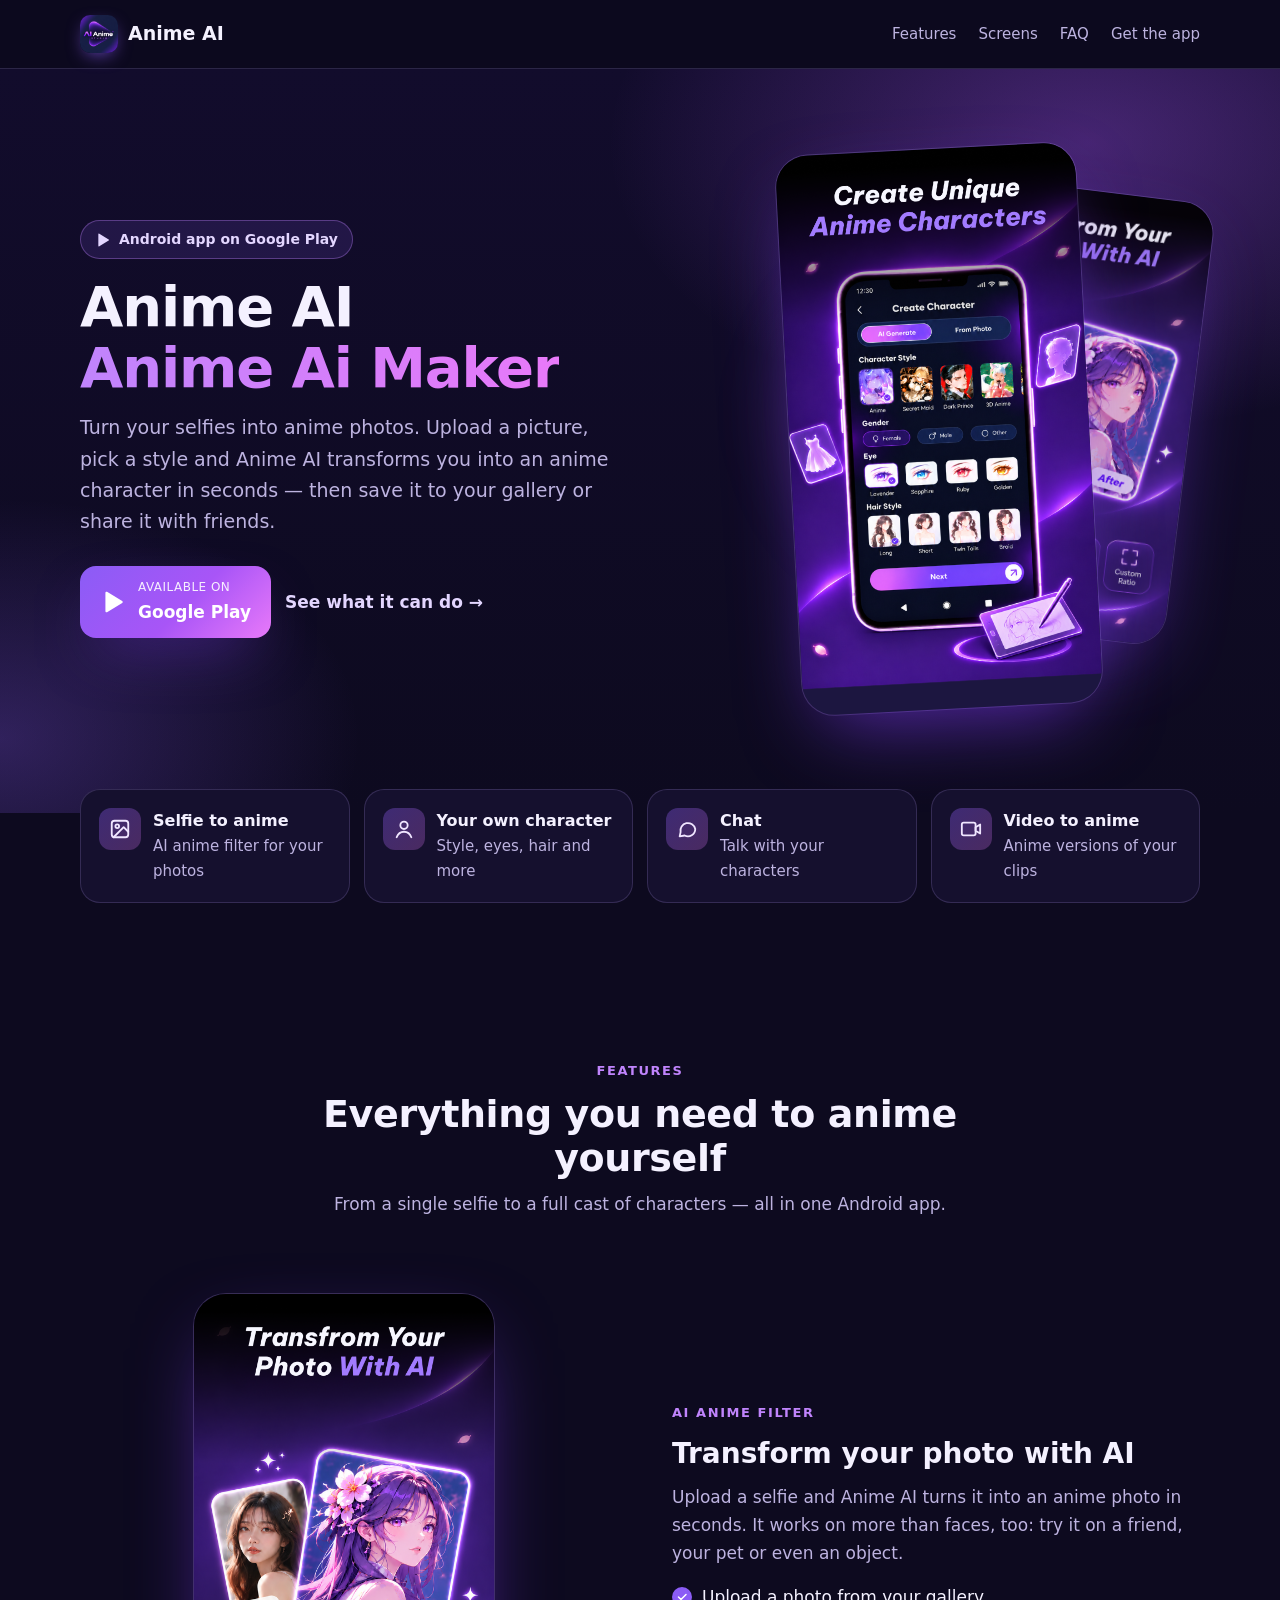
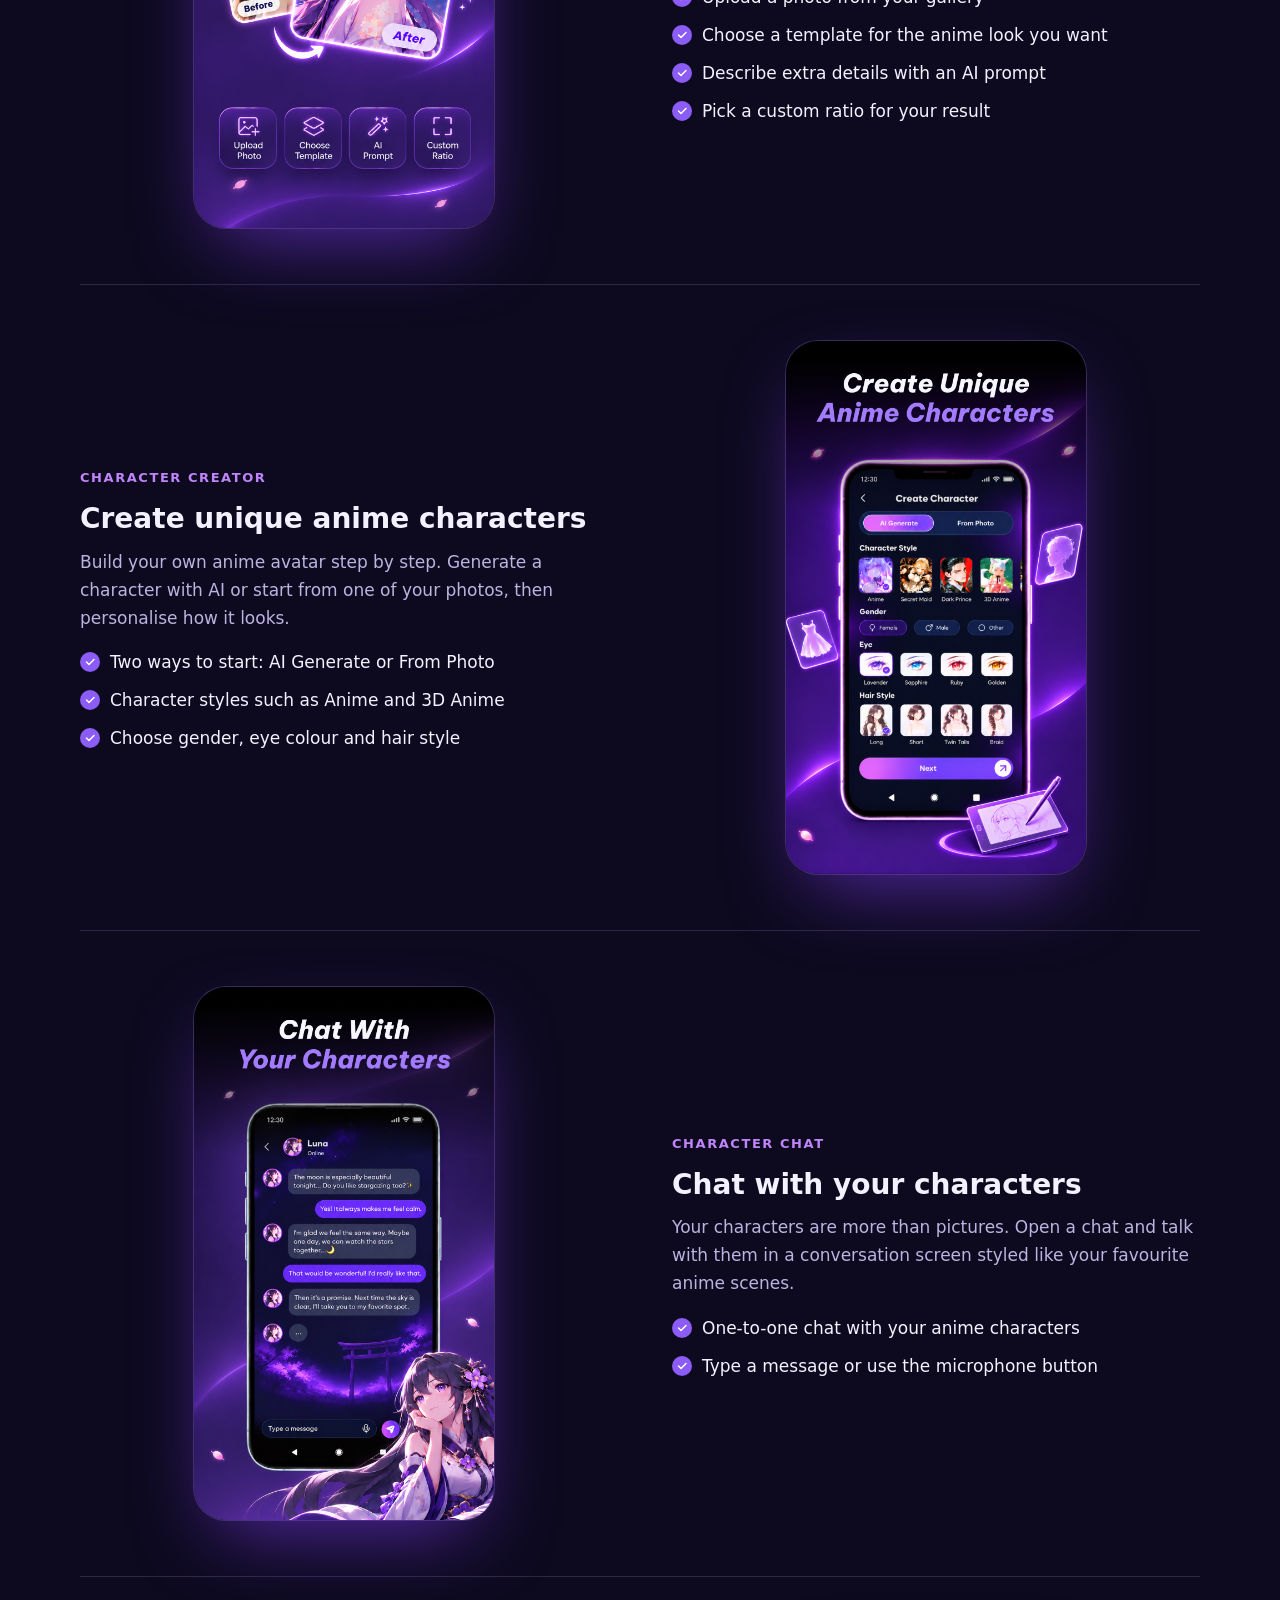
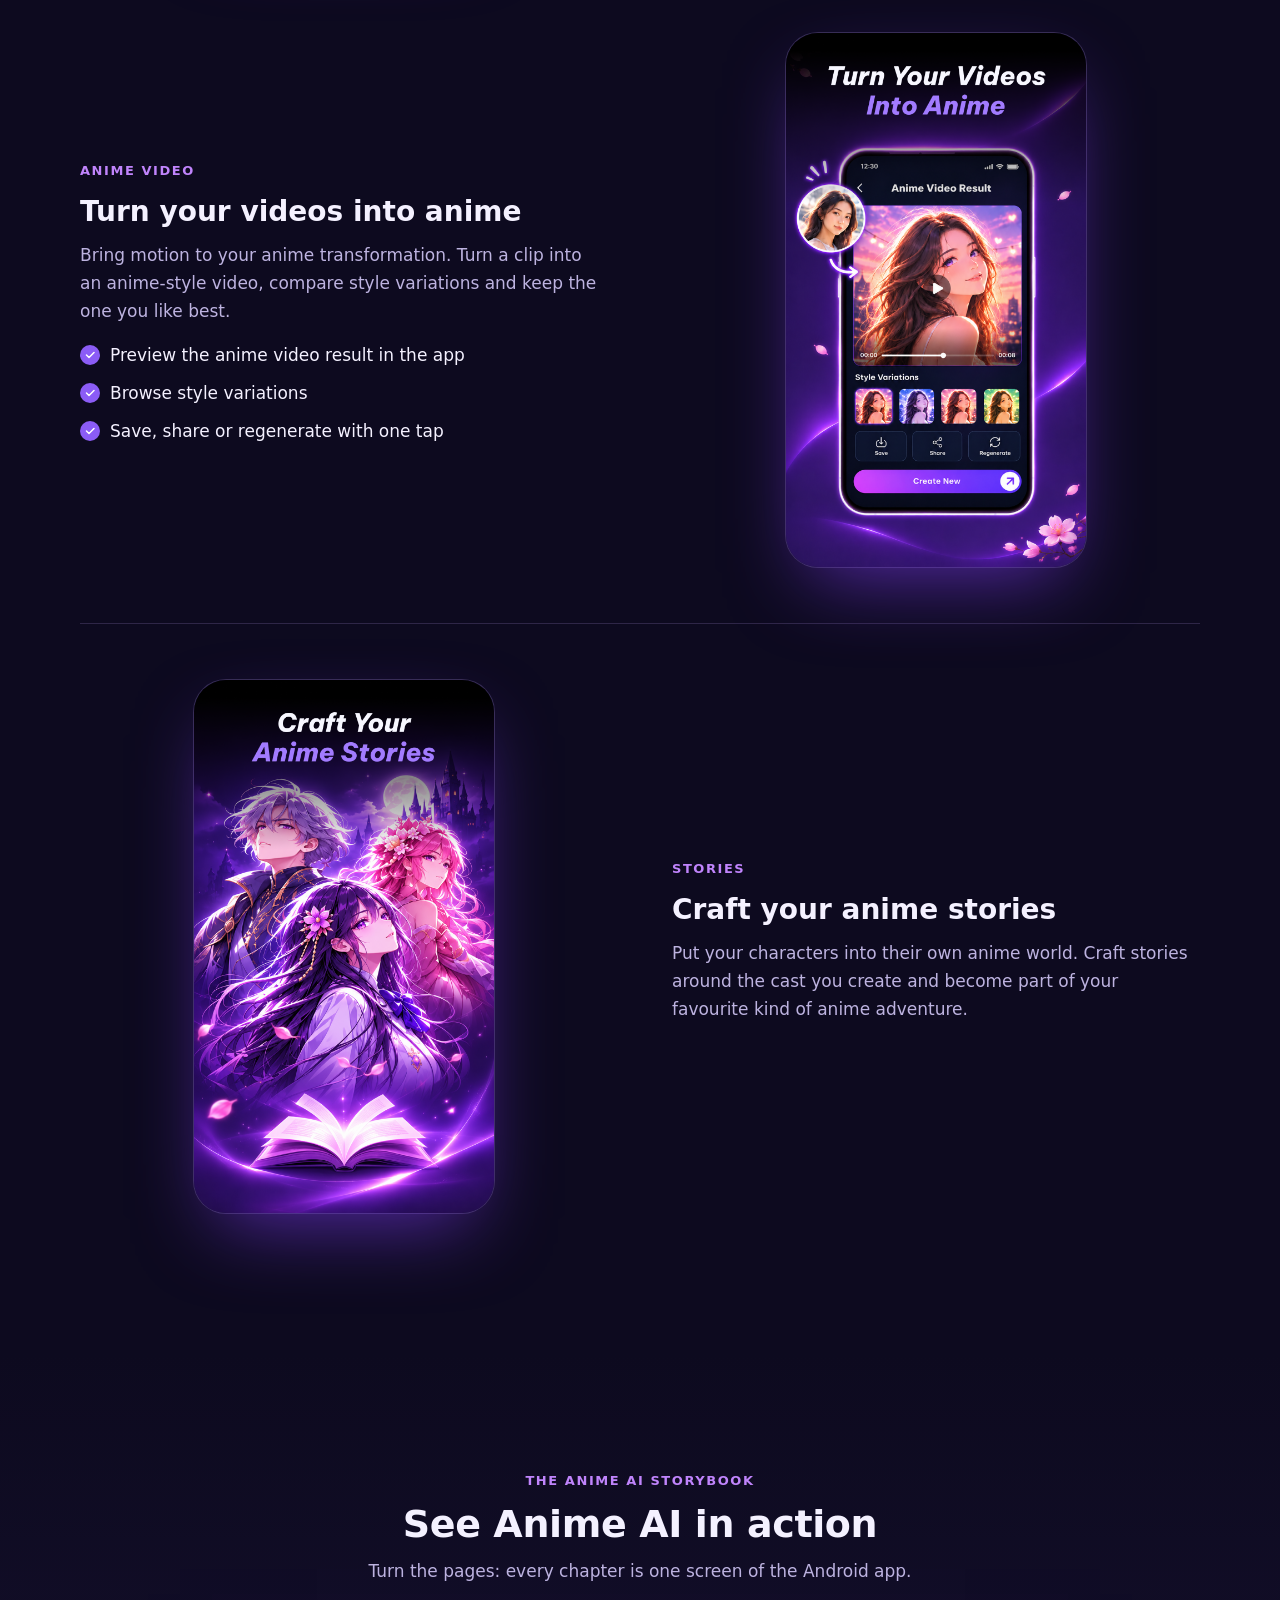
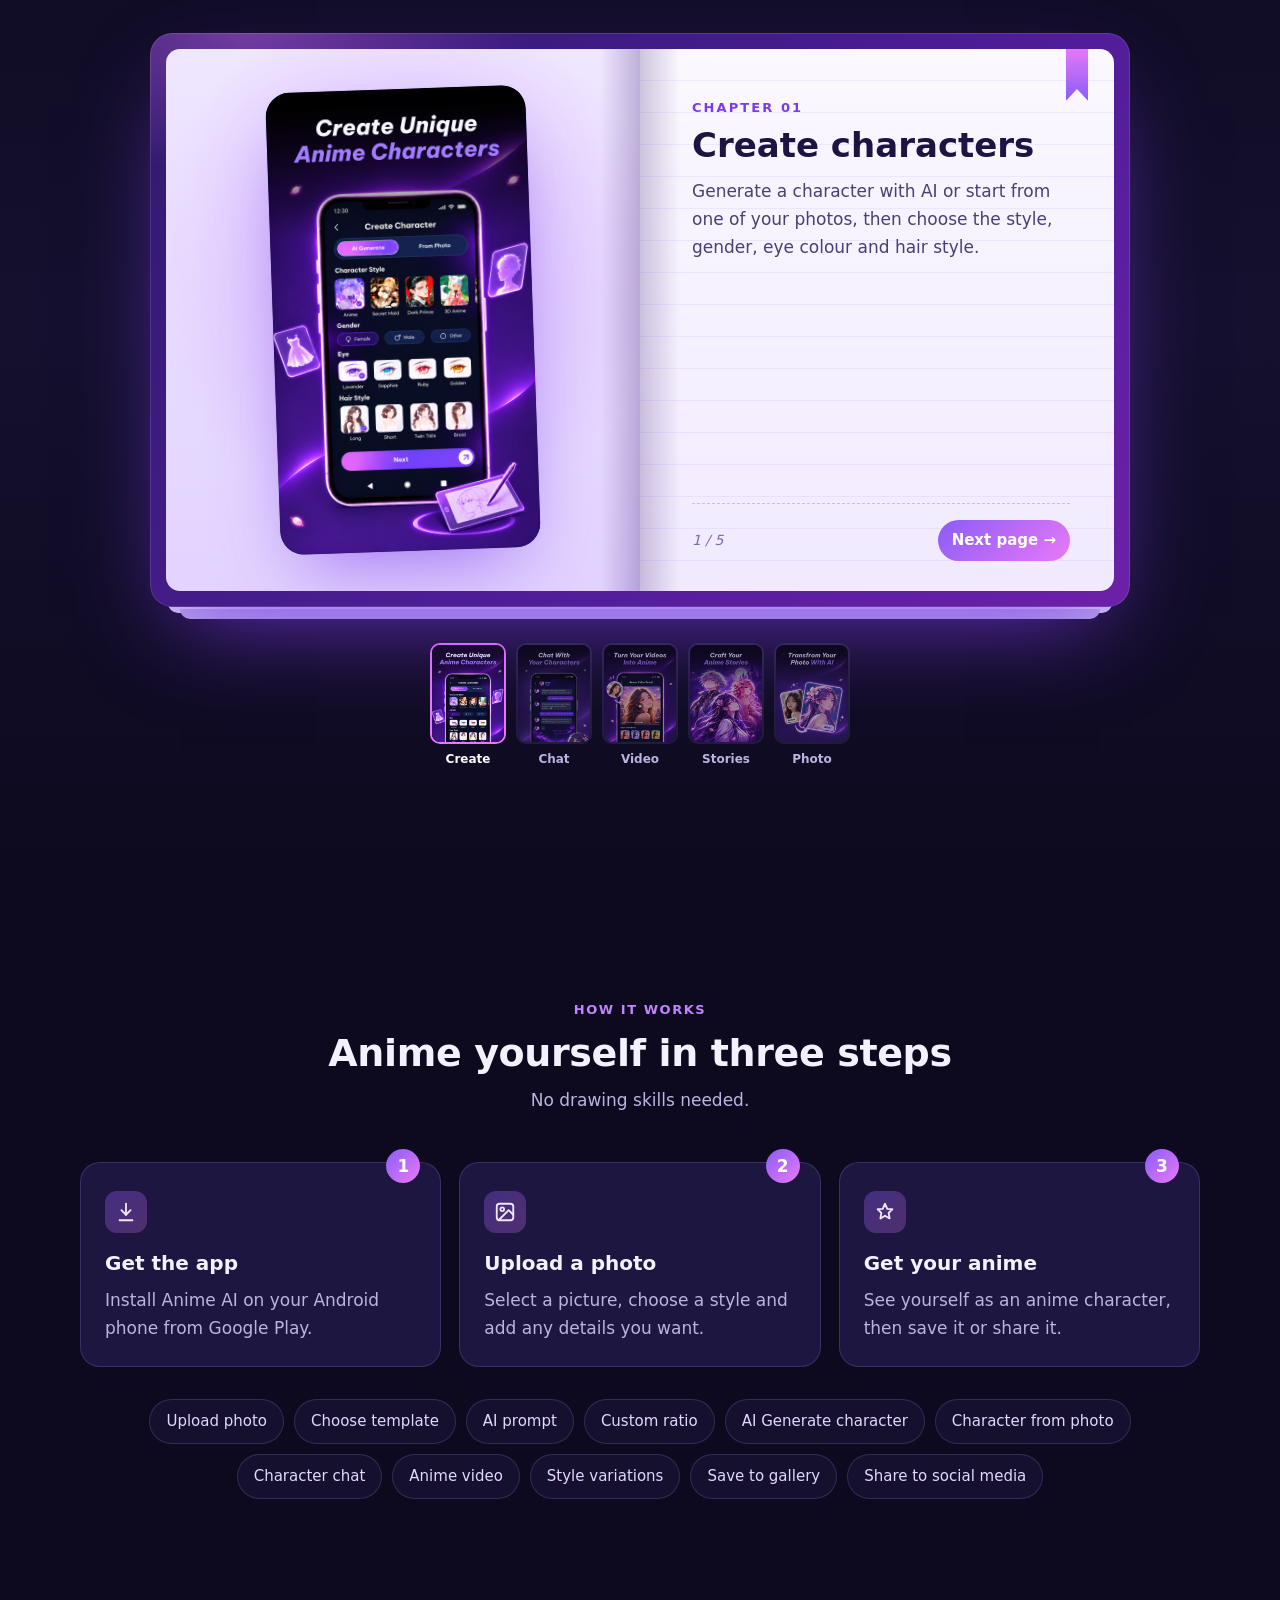
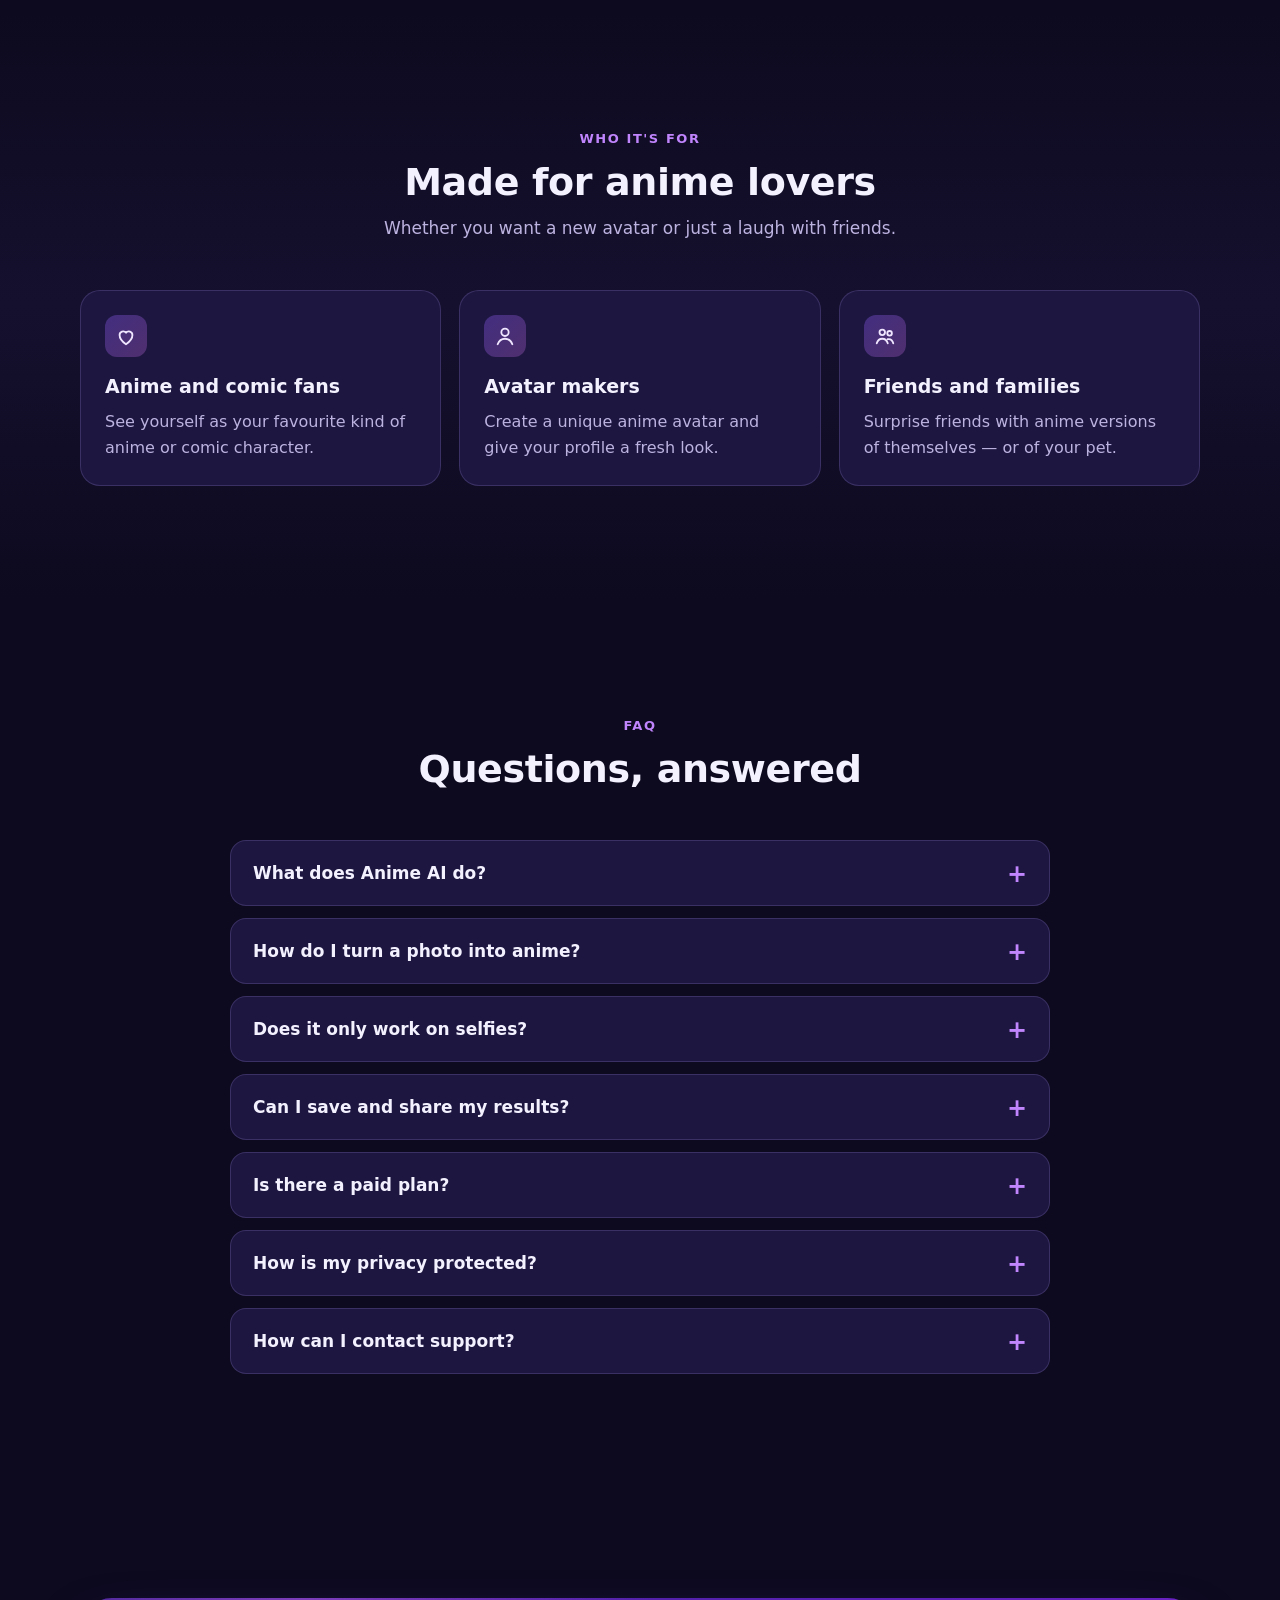
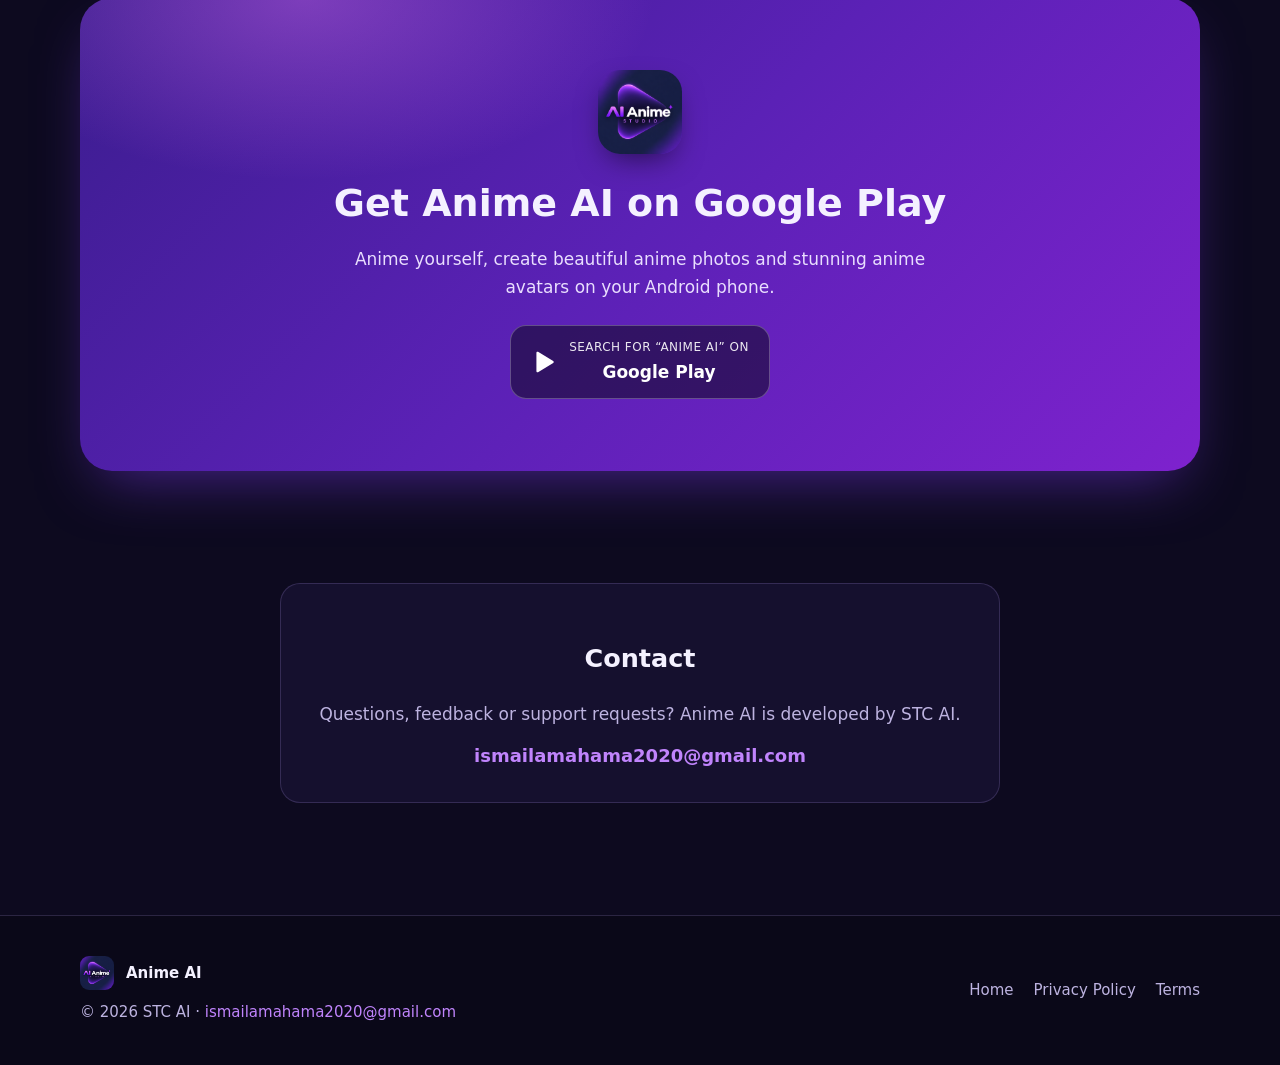
<file: index.html>
<!doctype html>
<html lang="en">
<head>
  <meta charset="utf-8">
  <meta name="viewport" content="width=device-width, initial-scale=1">
  <title>Anime AI — Anime Ai Maker: turn selfies into anime | Android App on Google Play</title>
  <meta name="description" content="Anime AI is an Android app on Google Play that turns your selfies into anime photos. Transform photos with AI, create unique anime characters, chat with them and turn videos into anime.">
  <meta name="theme-color" content="#0d0a1f">
  <link rel="icon" type="image/png" href="assets/img/app-icon.png">
  <link rel="icon" type="image/svg+xml" href="assets/icon.svg">
  <link rel="apple-touch-icon" href="assets/img/app-icon.png">
  <link rel="canonical" href="https://anime-aistoreis.vercel.app/">
  <meta property="og:type" content="website">
  <meta property="og:url" content="https://anime-aistoreis.vercel.app/">
  <meta property="og:title" content="Anime AI — Anime Ai Maker | Android App on Google Play">
  <meta property="og:description" content="Turn selfies into anime photos and create your own anime characters with AI. An Android app on Google Play.">
  <meta property="og:image" content="https://anime-aistoreis.vercel.app/assets/img/app-icon.png">
  <meta name="twitter:card" content="summary">
  <link rel="stylesheet" href="assets/style.css">
  <script type="application/ld+json">
  {
    "@context": "https://schema.org",
    "@type": "SoftwareApplication",
    "name": "Anime AI",
    "alternateName": "Anime Ai Maker",
    "operatingSystem": "Android",
    "applicationCategory": "MultimediaApplication",
    "description": "Anime AI turns selfies into anime photos. Transform your photos with AI, create unique anime characters, chat with them and turn videos into anime.",
    "image": "assets/img/app-icon.png",
    "author": { "@type": "Organization", "name": "STC AI", "email": "ismailamahama2020@gmail.com" }
  }
  </script>
</head>
<body>
  <a class="skip-link" href="#main">Skip to content</a>

  <header class="site-header">
    <div class="container">
      <a class="brand" href="index.html">
        <img src="assets/img/app-icon.png" alt="Anime AI app icon" width="38" height="38">
        <span>Anime AI</span>
      </a>
      <nav class="nav" aria-label="Main">
        <a class="nav-hide-sm" href="#features">Features</a>
        <a class="nav-hide-sm" href="#screens">Screens</a>
        <a class="nav-hide-sm" href="#faq">FAQ</a>
        <a href="#get-the-app">Get the app</a>
      </nav>
    </div>
  </header>

  <main id="main">
    <!-- Hero -->
    <section class="hero">
      <div class="container">
        <div class="hero-copy">
          <span class="pill">
            <svg viewBox="0 0 24 24" fill="currentColor" aria-hidden="true"><path d="M5 3.5v17a1 1 0 0 0 1.5.86l14-8.5a1 1 0 0 0 0-1.72l-14-8.5A1 1 0 0 0 5 3.5z"/></svg>
            Android app on Google Play
          </span>
          <h1>Anime AI<br><span class="grad">Anime Ai Maker</span></h1>
          <p class="lead">Turn your selfies into anime photos. Upload a picture, pick a style and Anime AI transforms you into an anime character in seconds — then save it to your gallery or share it with friends.</p>
          <div class="hero-actions">
            <span class="store-note">
              <svg viewBox="0 0 24 24" fill="currentColor" aria-hidden="true"><path d="M5 3.5v17a1 1 0 0 0 1.5.86l14-8.5a1 1 0 0 0 0-1.72l-14-8.5A1 1 0 0 0 5 3.5z"/></svg>
              <span><small>Available on</small>Google Play</span>
            </span>
            <a class="text-link" href="#features">See what it can do &rarr;</a>
          </div>
        </div>
        <div class="hero-visual">
          <div class="glow" aria-hidden="true"></div>
          <div class="shot front">
            <img src="assets/img/screenshot-01.png" alt="Anime AI Create Character screen with character style, gender, eye colour and hair style options" width="1080" height="1920" fetchpriority="high">
          </div>
          <div class="shot back">
            <img src="assets/img/screenshot-05.png" alt="Before and after: a selfie transformed into an anime portrait with Anime AI" width="1080" height="1920">
          </div>
        </div>
      </div>
    </section>

    <!-- Highlights -->
    <section class="highlights" aria-label="Highlights">
      <div class="container">
        <ul>
          <li>
            <span class="icon-badge"><svg viewBox="0 0 24 24" fill="none" stroke="currentColor" stroke-width="2" stroke-linecap="round" stroke-linejoin="round" aria-hidden="true"><rect x="3" y="3" width="18" height="18" rx="3"/><circle cx="9" cy="9" r="2"/><path d="M21 15l-5-5L5 21"/></svg></span>
            <span><strong>Selfie to anime</strong>AI anime filter for your photos</span>
          </li>
          <li>
            <span class="icon-badge"><svg viewBox="0 0 24 24" fill="none" stroke="currentColor" stroke-width="2" stroke-linecap="round" stroke-linejoin="round" aria-hidden="true"><circle cx="12" cy="8" r="4"/><path d="M4 21c1.5-4 4.5-6 8-6s6.5 2 8 6"/></svg></span>
            <span><strong>Your own character</strong>Style, eyes, hair and more</span>
          </li>
          <li>
            <span class="icon-badge"><svg viewBox="0 0 24 24" fill="none" stroke="currentColor" stroke-width="2" stroke-linecap="round" stroke-linejoin="round" aria-hidden="true"><path d="M21 12a8 8 0 0 1-11.6 7.1L4 20l1-4.6A8 8 0 1 1 21 12z"/></svg></span>
            <span><strong>Chat</strong>Talk with your characters</span>
          </li>
          <li>
            <span class="icon-badge"><svg viewBox="0 0 24 24" fill="none" stroke="currentColor" stroke-width="2" stroke-linecap="round" stroke-linejoin="round" aria-hidden="true"><rect x="2" y="5" width="15" height="14" rx="2"/><path d="M17 10l5-3v10l-5-3z"/></svg></span>
            <span><strong>Video to anime</strong>Anime versions of your clips</span>
          </li>
        </ul>
      </div>
    </section>

    <!-- Features -->
    <section class="section" id="features">
      <div class="container">
        <div class="section-head">
          <span class="eyebrow">Features</span>
          <h2>Everything you need to anime yourself</h2>
          <p>From a single selfie to a full cast of characters — all in one Android app.</p>
        </div>

        <article class="feature">
          <div class="feature-media">
            <div class="shot">
              <img src="assets/img/screenshot-05.png" alt="Anime AI turning a portrait photo into an anime illustration, with Upload Photo, Choose Template, AI Prompt and Custom Ratio options" width="1080" height="1920" loading="lazy">
            </div>
          </div>
          <div class="feature-copy">
            <span class="eyebrow">AI anime filter</span>
            <h3>Transform your photo with AI</h3>
            <p>Upload a selfie and Anime AI turns it into an anime photo in seconds. It works on more than faces, too: try it on a friend, your pet or even an object.</p>
            <ul class="checks">
              <li>Upload a photo from your gallery</li>
              <li>Choose a template for the anime look you want</li>
              <li>Describe extra details with an AI prompt</li>
              <li>Pick a custom ratio for your result</li>
            </ul>
          </div>
        </article>

        <article class="feature reverse">
          <div class="feature-media">
            <div class="shot">
              <img src="assets/img/screenshot-01.png" alt="Create Character screen in Anime AI with AI Generate and From Photo tabs, character styles, gender, eye and hair style choices" width="1080" height="1920" loading="lazy">
            </div>
          </div>
          <div class="feature-copy">
            <span class="eyebrow">Character creator</span>
            <h3>Create unique anime characters</h3>
            <p>Build your own anime avatar step by step. Generate a character with AI or start from one of your photos, then personalise how it looks.</p>
            <ul class="checks">
              <li>Two ways to start: AI Generate or From Photo</li>
              <li>Character styles such as Anime and 3D Anime</li>
              <li>Choose gender, eye colour and hair style</li>
            </ul>
          </div>
        </article>

        <article class="feature">
          <div class="feature-media">
            <div class="shot">
              <img src="assets/img/screenshot-02.png" alt="Chat screen in Anime AI showing a conversation with an anime character named Luna" width="1080" height="1920" loading="lazy">
            </div>
          </div>
          <div class="feature-copy">
            <span class="eyebrow">Character chat</span>
            <h3>Chat with your characters</h3>
            <p>Your characters are more than pictures. Open a chat and talk with them in a conversation screen styled like your favourite anime scenes.</p>
            <ul class="checks">
              <li>One-to-one chat with your anime characters</li>
              <li>Type a message or use the microphone button</li>
            </ul>
          </div>
        </article>

        <article class="feature reverse">
          <div class="feature-media">
            <div class="shot">
              <img src="assets/img/screenshot-03.png" alt="Anime Video Result screen in Anime AI with style variations and Save, Share and Regenerate buttons" width="1080" height="1920" loading="lazy">
            </div>
          </div>
          <div class="feature-copy">
            <span class="eyebrow">Anime video</span>
            <h3>Turn your videos into anime</h3>
            <p>Bring motion to your anime transformation. Turn a clip into an anime-style video, compare style variations and keep the one you like best.</p>
            <ul class="checks">
              <li>Preview the anime video result in the app</li>
              <li>Browse style variations</li>
              <li>Save, share or regenerate with one tap</li>
            </ul>
          </div>
        </article>

        <article class="feature">
          <div class="feature-media">
            <div class="shot">
              <img src="assets/img/screenshot-04.png" alt="Anime-style illustration of three characters above an open glowing book, representing anime stories in Anime AI" width="1080" height="1920" loading="lazy">
            </div>
          </div>
          <div class="feature-copy">
            <span class="eyebrow">Stories</span>
            <h3>Craft your anime stories</h3>
            <p>Put your characters into their own anime world. Craft stories around the cast you create and become part of your favourite kind of anime adventure.</p>
          </div>
        </article>
      </div>
    </section>

    <!-- Gallery: book gallery (CSS-only page flip, radio-driven; arrow keys switch chapters) -->
    <section class="section alt" id="screens">
      <div class="container">
        <div class="section-head">
          <span class="eyebrow">The Anime AI storybook</span>
          <h2>See Anime AI in action</h2>
          <p>Turn the pages: every chapter is one screen of the Android app.</p>
        </div>

        <div class="bookshelf">
          <input class="book-radio" type="radio" name="book-page" id="bk-1" checked aria-label="Chapter 1: Create characters">
          <input class="book-radio" type="radio" name="book-page" id="bk-2" aria-label="Chapter 2: Chat">
          <input class="book-radio" type="radio" name="book-page" id="bk-3" aria-label="Chapter 3: Video to anime">
          <input class="book-radio" type="radio" name="book-page" id="bk-4" aria-label="Chapter 4: Anime stories">
          <input class="book-radio" type="radio" name="book-page" id="bk-5" aria-label="Chapter 5: Photo to anime">

          <div class="book" role="group" aria-label="Anime AI screenshot book">
            <article class="spread spread-1">
              <div class="page page-left">
                <div class="shot"><img src="assets/img/screenshot-01.png" alt="Create Character screen in Anime AI with AI Generate and From Photo tabs, character styles, gender, eye and hair style choices" width="1080" height="1920" loading="lazy"></div>
              </div>
              <div class="page page-right">
                <span class="chapter">Chapter 01</span>
                <h3>Create characters</h3>
                <p>Generate a character with AI or start from one of your photos, then choose the style, gender, eye colour and hair style.</p>
                <div class="page-nav">
                  <span class="page-no">1 / 5</span>
                  <label for="bk-2" class="turn next">Next page <span aria-hidden="true">→</span></label>
                </div>
              </div>
            </article>

            <article class="spread spread-2">
              <div class="page page-left">
                <div class="shot"><img src="assets/img/screenshot-02.png" alt="Chat screen in Anime AI showing a conversation with an anime character named Luna" width="1080" height="1920" loading="lazy"></div>
              </div>
              <div class="page page-right">
                <span class="chapter">Chapter 02</span>
                <h3>Chat</h3>
                <p>Open a chat and talk with your anime characters. Type a message or use the microphone button.</p>
                <div class="page-nav">
                  <label for="bk-1" class="turn prev"><span aria-hidden="true">←</span> Back</label>
                  <span class="page-no">2 / 5</span>
                  <label for="bk-3" class="turn next">Next page <span aria-hidden="true">→</span></label>
                </div>
              </div>
            </article>

            <article class="spread spread-3">
              <div class="page page-left">
                <div class="shot"><img src="assets/img/screenshot-03.png" alt="Anime Video Result screen in Anime AI with style variations and Save, Share and Regenerate buttons" width="1080" height="1920" loading="lazy"></div>
              </div>
              <div class="page page-right">
                <span class="chapter">Chapter 03</span>
                <h3>Video to anime</h3>
                <p>Turn a clip into an anime-style video, browse style variations, then save, share or regenerate with one tap.</p>
                <div class="page-nav">
                  <label for="bk-2" class="turn prev"><span aria-hidden="true">←</span> Back</label>
                  <span class="page-no">3 / 5</span>
                  <label for="bk-4" class="turn next">Next page <span aria-hidden="true">→</span></label>
                </div>
              </div>
            </article>

            <article class="spread spread-4">
              <div class="page page-left">
                <div class="shot"><img src="assets/img/screenshot-04.png" alt="Anime-style illustration of three characters above an open glowing book, representing anime stories in Anime AI" width="1080" height="1920" loading="lazy"></div>
              </div>
              <div class="page page-right">
                <span class="chapter">Chapter 04</span>
                <h3>Anime stories</h3>
                <p>Put your characters into their own anime world and craft stories around the cast you create.</p>
                <div class="page-nav">
                  <label for="bk-3" class="turn prev"><span aria-hidden="true">←</span> Back</label>
                  <span class="page-no">4 / 5</span>
                  <label for="bk-5" class="turn next">Next page <span aria-hidden="true">→</span></label>
                </div>
              </div>
            </article>

            <article class="spread spread-5">
              <div class="page page-left">
                <div class="shot"><img src="assets/img/screenshot-05.png" alt="Anime AI turning a portrait photo into an anime illustration, with Upload Photo, Choose Template, AI Prompt and Custom Ratio options" width="1080" height="1920" loading="lazy"></div>
              </div>
              <div class="page page-right">
                <span class="chapter">Chapter 05</span>
                <h3>Photo to anime</h3>
                <p>Upload a selfie, choose a template, describe extra details with an AI prompt and get your anime photo in seconds.</p>
                <div class="page-nav">
                  <label for="bk-4" class="turn prev"><span aria-hidden="true">←</span> Back</label>
                  <span class="page-no">5 / 5</span>
                  <label for="bk-1" class="turn next">Start again <span aria-hidden="true">↺</span></label>
                </div>
              </div>
            </article>
          </div>

          <nav class="book-tabs" aria-label="Book chapters">
            <label for="bk-1"><img src="assets/img/screenshot-01.png" alt="" width="1080" height="1920" loading="lazy"><span>Create</span></label>
            <label for="bk-2"><img src="assets/img/screenshot-02.png" alt="" width="1080" height="1920" loading="lazy"><span>Chat</span></label>
            <label for="bk-3"><img src="assets/img/screenshot-03.png" alt="" width="1080" height="1920" loading="lazy"><span>Video</span></label>
            <label for="bk-4"><img src="assets/img/screenshot-04.png" alt="" width="1080" height="1920" loading="lazy"><span>Stories</span></label>
            <label for="bk-5"><img src="assets/img/screenshot-05.png" alt="" width="1080" height="1920" loading="lazy"><span>Photo</span></label>
          </nav>
        </div>
      </div>
    </section>

    <!-- How it works -->
    <section class="section" id="how">
      <div class="container">
        <div class="section-head">
          <span class="eyebrow">How it works</span>
          <h2>Anime yourself in three steps</h2>
          <p>No drawing skills needed.</p>
        </div>
        <ol class="steps">
          <li>
            <span class="icon-badge"><svg viewBox="0 0 24 24" fill="none" stroke="currentColor" stroke-width="2" stroke-linecap="round" stroke-linejoin="round" aria-hidden="true"><path d="M12 3v12"/><path d="M7 10l5 5 5-5"/><path d="M5 21h14"/></svg></span>
            <h3>Get the app</h3>
            <p>Install Anime AI on your Android phone from Google Play.</p>
          </li>
          <li>
            <span class="icon-badge"><svg viewBox="0 0 24 24" fill="none" stroke="currentColor" stroke-width="2" stroke-linecap="round" stroke-linejoin="round" aria-hidden="true"><rect x="3" y="3" width="18" height="18" rx="3"/><circle cx="9" cy="9" r="2"/><path d="M21 15l-5-5L5 21"/></svg></span>
            <h3>Upload a photo</h3>
            <p>Select a picture, choose a style and add any details you want.</p>
          </li>
          <li>
            <span class="icon-badge"><svg viewBox="0 0 24 24" fill="none" stroke="currentColor" stroke-width="2" stroke-linecap="round" stroke-linejoin="round" aria-hidden="true"><path d="M12 3l2.5 5.5L20 9l-4 4 1 6-5-3-5 3 1-6-4-4 5.5-.5z"/></svg></span>
            <h3>Get your anime</h3>
            <p>See yourself as an anime character, then save it or share it.</p>
          </li>
        </ol>

        <ul class="functions" aria-label="App functions">
          <li>Upload photo</li>
          <li>Choose template</li>
          <li>AI prompt</li>
          <li>Custom ratio</li>
          <li>AI Generate character</li>
          <li>Character from photo</li>
          <li>Character chat</li>
          <li>Anime video</li>
          <li>Style variations</li>
          <li>Save to gallery</li>
          <li>Share to social media</li>
        </ul>
      </div>
    </section>

    <!-- Who it's for -->
    <section class="section alt" id="for-who">
      <div class="container">
        <div class="section-head">
          <span class="eyebrow">Who it's for</span>
          <h2>Made for anime lovers</h2>
          <p>Whether you want a new avatar or just a laugh with friends.</p>
        </div>
        <div class="cards">
          <div class="card">
            <span class="icon-badge"><svg viewBox="0 0 24 24" fill="none" stroke="currentColor" stroke-width="2" stroke-linecap="round" stroke-linejoin="round" aria-hidden="true"><path d="M12 21s-7-4.5-7-10a4 4 0 0 1 7-2.6A4 4 0 0 1 19 11c0 5.5-7 10-7 10z"/></svg></span>
            <h3>Anime and comic fans</h3>
            <p>See yourself as your favourite kind of anime or comic character.</p>
          </div>
          <div class="card">
            <span class="icon-badge"><svg viewBox="0 0 24 24" fill="none" stroke="currentColor" stroke-width="2" stroke-linecap="round" stroke-linejoin="round" aria-hidden="true"><circle cx="12" cy="8" r="4"/><path d="M4 21c1.5-4 4.5-6 8-6s6.5 2 8 6"/></svg></span>
            <h3>Avatar makers</h3>
            <p>Create a unique anime avatar and give your profile a fresh look.</p>
          </div>
          <div class="card">
            <span class="icon-badge"><svg viewBox="0 0 24 24" fill="none" stroke="currentColor" stroke-width="2" stroke-linecap="round" stroke-linejoin="round" aria-hidden="true"><circle cx="9" cy="8" r="3"/><circle cx="17" cy="9" r="2.5"/><path d="M3 20c1-3.5 3.3-5 6-5s5 1.5 6 5"/><path d="M15 15.5c2.5-.5 5 .8 6 4.5"/></svg></span>
            <h3>Friends and families</h3>
            <p>Surprise friends with anime versions of themselves — or of your pet.</p>
          </div>
        </div>
      </div>
    </section>

    <!-- FAQ -->
    <section class="section" id="faq">
      <div class="container">
        <div class="section-head">
          <span class="eyebrow">FAQ</span>
          <h2>Questions, answered</h2>
        </div>
        <div class="faq">
          <details>
            <summary>What does Anime AI do?</summary>
            <p>Anime AI is an AI anime filter for Android. It turns your selfies into anime photos and helps you create a unique anime avatar based on your pictures.</p>
          </details>
          <details>
            <summary>How do I turn a photo into anime?</summary>
            <p>Select a picture, choose a style and let the app work. Your anime version is ready in seconds. You can also describe details you would like to add to your anime photo.</p>
          </details>
          <details>
            <summary>Does it only work on selfies?</summary>
            <p>No. Whether it's your friend, your pet or an object, Anime AI can turn the photo into an anime-styled picture.</p>
          </details>
          <details>
            <summary>Can I save and share my results?</summary>
            <p>Yes. Save your anime photo to your gallery or share it with your friends on social media.</p>
          </details>
          <details>
            <summary>Is there a paid plan?</summary>
            <p>Anime AI offers an optional subscription. Purchases are handled by Google Play, and you can manage or cancel a subscription at any time in your Google Play account settings. See our <a href="terms.html#subscriptions">Terms of Use</a> for details.</p>
          </details>
          <details>
            <summary>How is my privacy protected?</summary>
            <p>Please read our <a href="policies.html">Privacy Policy</a> to learn which services the app uses and how you can contact us about your data.</p>
          </details>
          <details>
            <summary>How can I contact support?</summary>
            <p>Email us at <a href="mailto:ismailamahama2020@gmail.com">ismailamahama2020@gmail.com</a> and we will get back to you.</p>
          </details>
        </div>
      </div>
    </section>

    <!-- Get the app -->
    <section class="section" id="get-the-app">
      <div class="container">
        <div class="cta">
          <img src="assets/img/app-icon.png" alt="Anime AI app icon" width="84" height="84" loading="lazy">
          <h2>Get Anime AI on Google Play</h2>
          <p>Anime yourself, create beautiful anime photos and stunning anime avatars on your Android phone.</p>
          <span class="store-note">
            <svg viewBox="0 0 24 24" fill="currentColor" aria-hidden="true"><path d="M5 3.5v17a1 1 0 0 0 1.5.86l14-8.5a1 1 0 0 0 0-1.72l-14-8.5A1 1 0 0 0 5 3.5z"/></svg>
            <span><small>Search for &ldquo;Anime AI&rdquo; on</small>Google Play</span>
          </span>
        </div>
      </div>
    </section>

    <!-- Contact -->
    <section class="section" id="contact" style="padding-top:0">
      <div class="container">
        <div class="contact-box">
          <h2>Contact</h2>
          <p>Questions, feedback or support requests? Anime AI is developed by STC AI.</p>
          <a href="mailto:ismailamahama2020@gmail.com">ismailamahama2020@gmail.com</a>
        </div>
      </div>
    </section>
  </main>

  <footer class="site-footer">
    <div class="container">
      <div>
        <div class="footer-brand">
          <img src="assets/img/app-icon.png" alt="" width="34" height="34" loading="lazy">
          <span>Anime AI</span>
        </div>
        <p style="margin-top:10px">&copy; 2026 STC AI &middot; <a href="mailto:ismailamahama2020@gmail.com">ismailamahama2020@gmail.com</a></p>
      </div>
      <nav class="footer-links" aria-label="Footer">
        <a href="index.html">Home</a>
        <a href="policies.html">Privacy Policy</a>
        <a href="terms.html">Terms</a>
      </nav>
    </div>
  </footer>
</body>
</html>
</file>
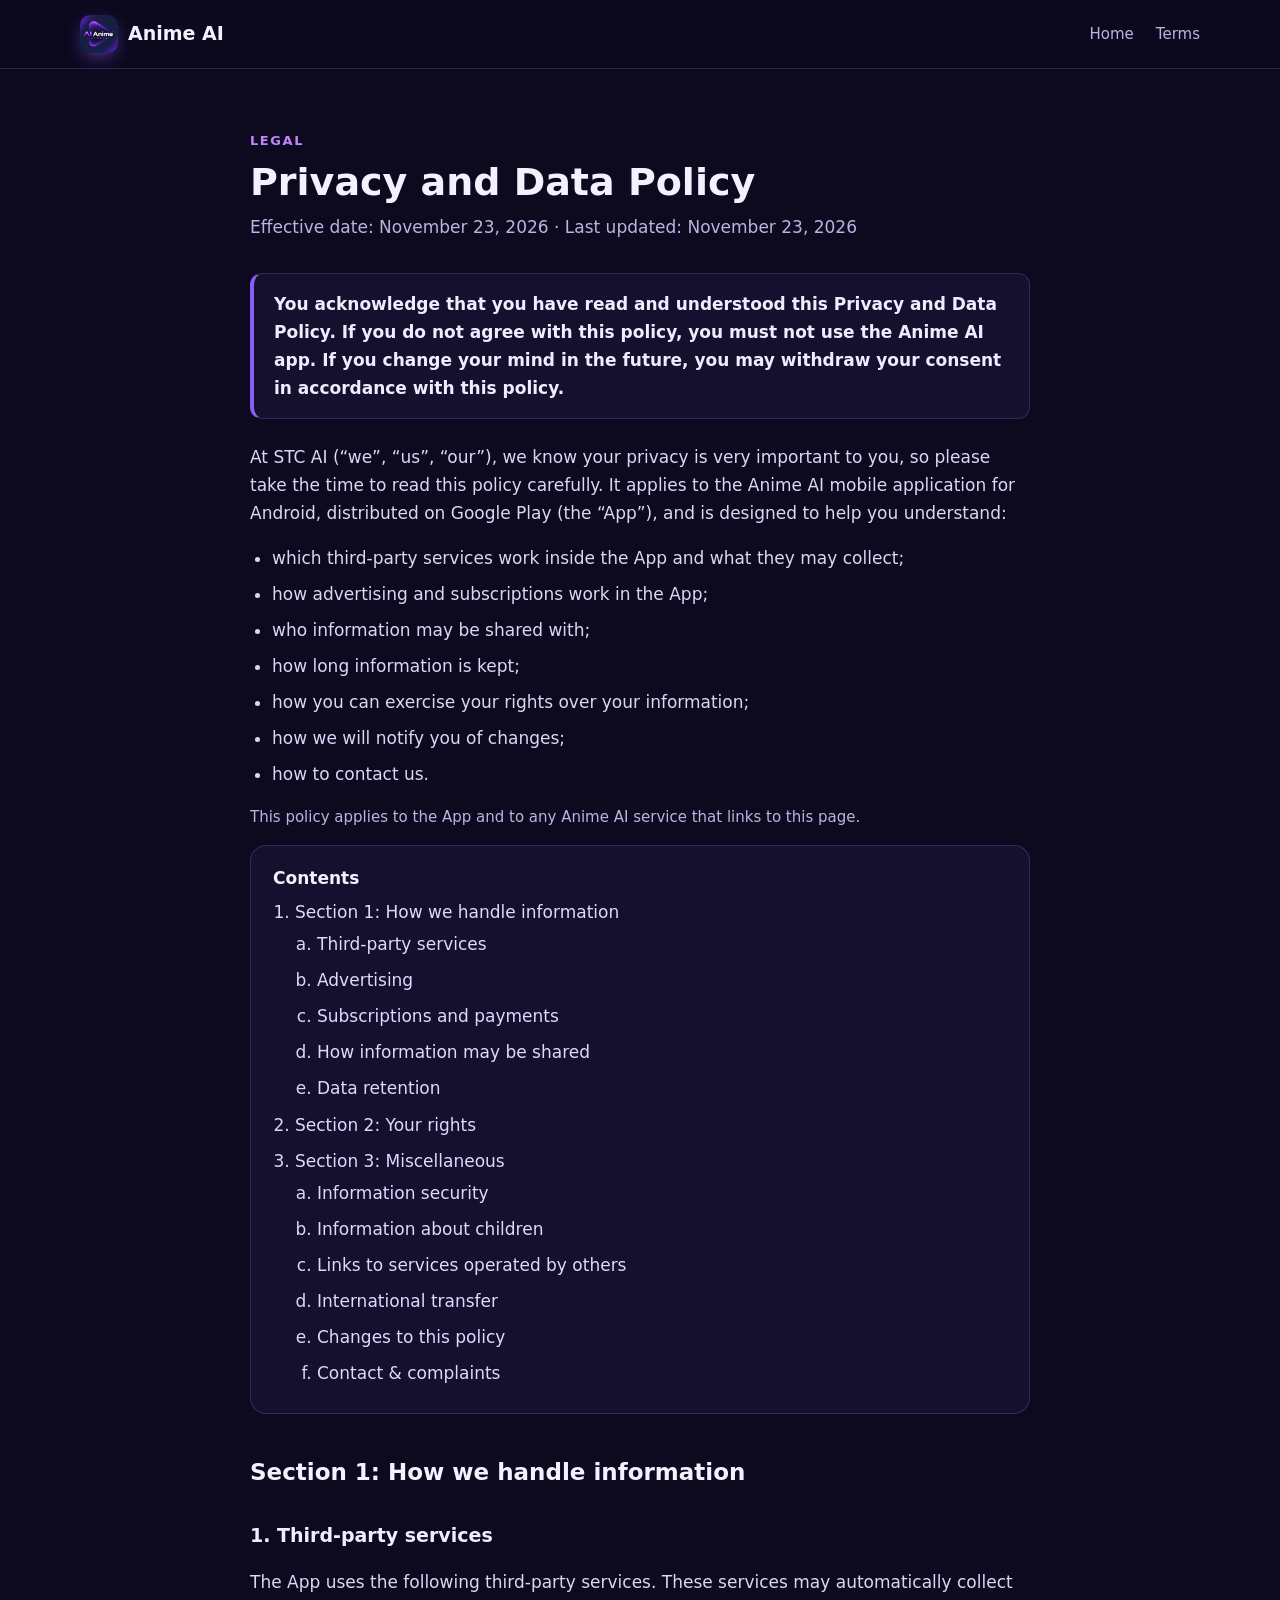
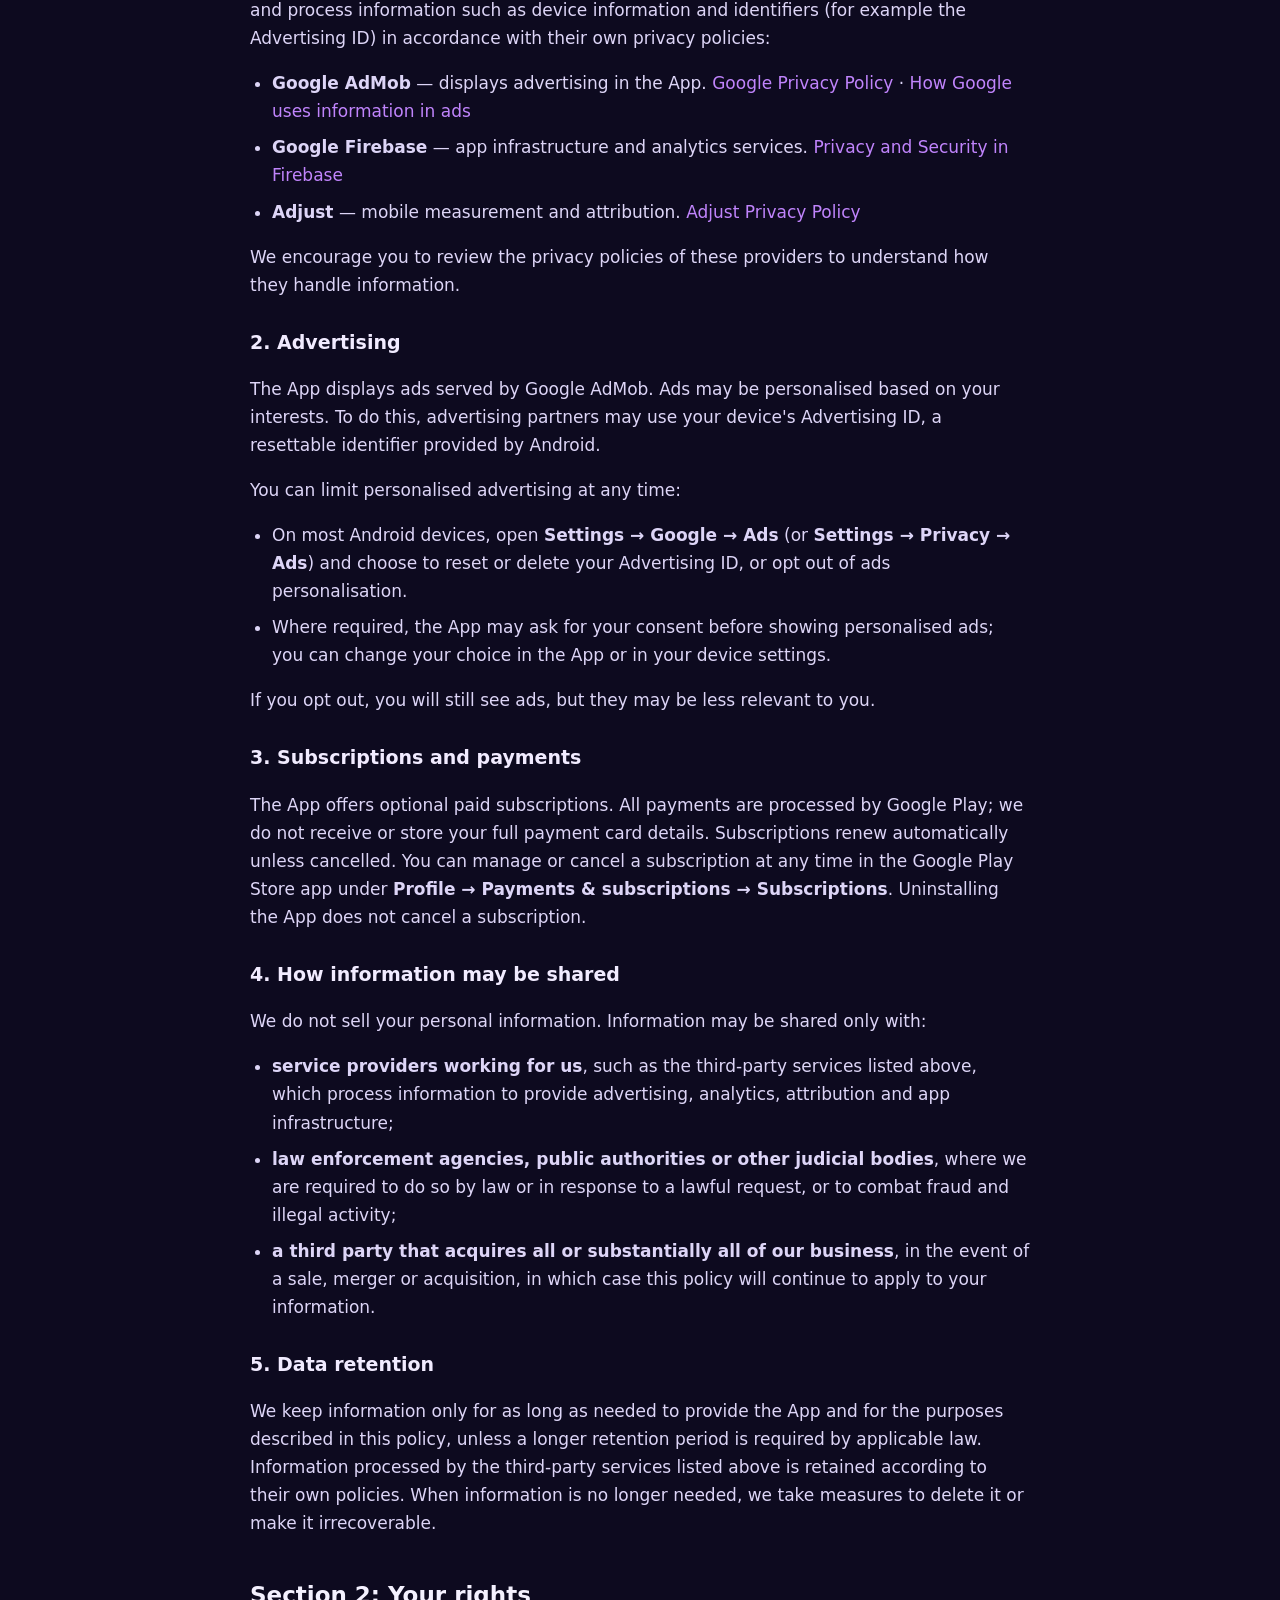
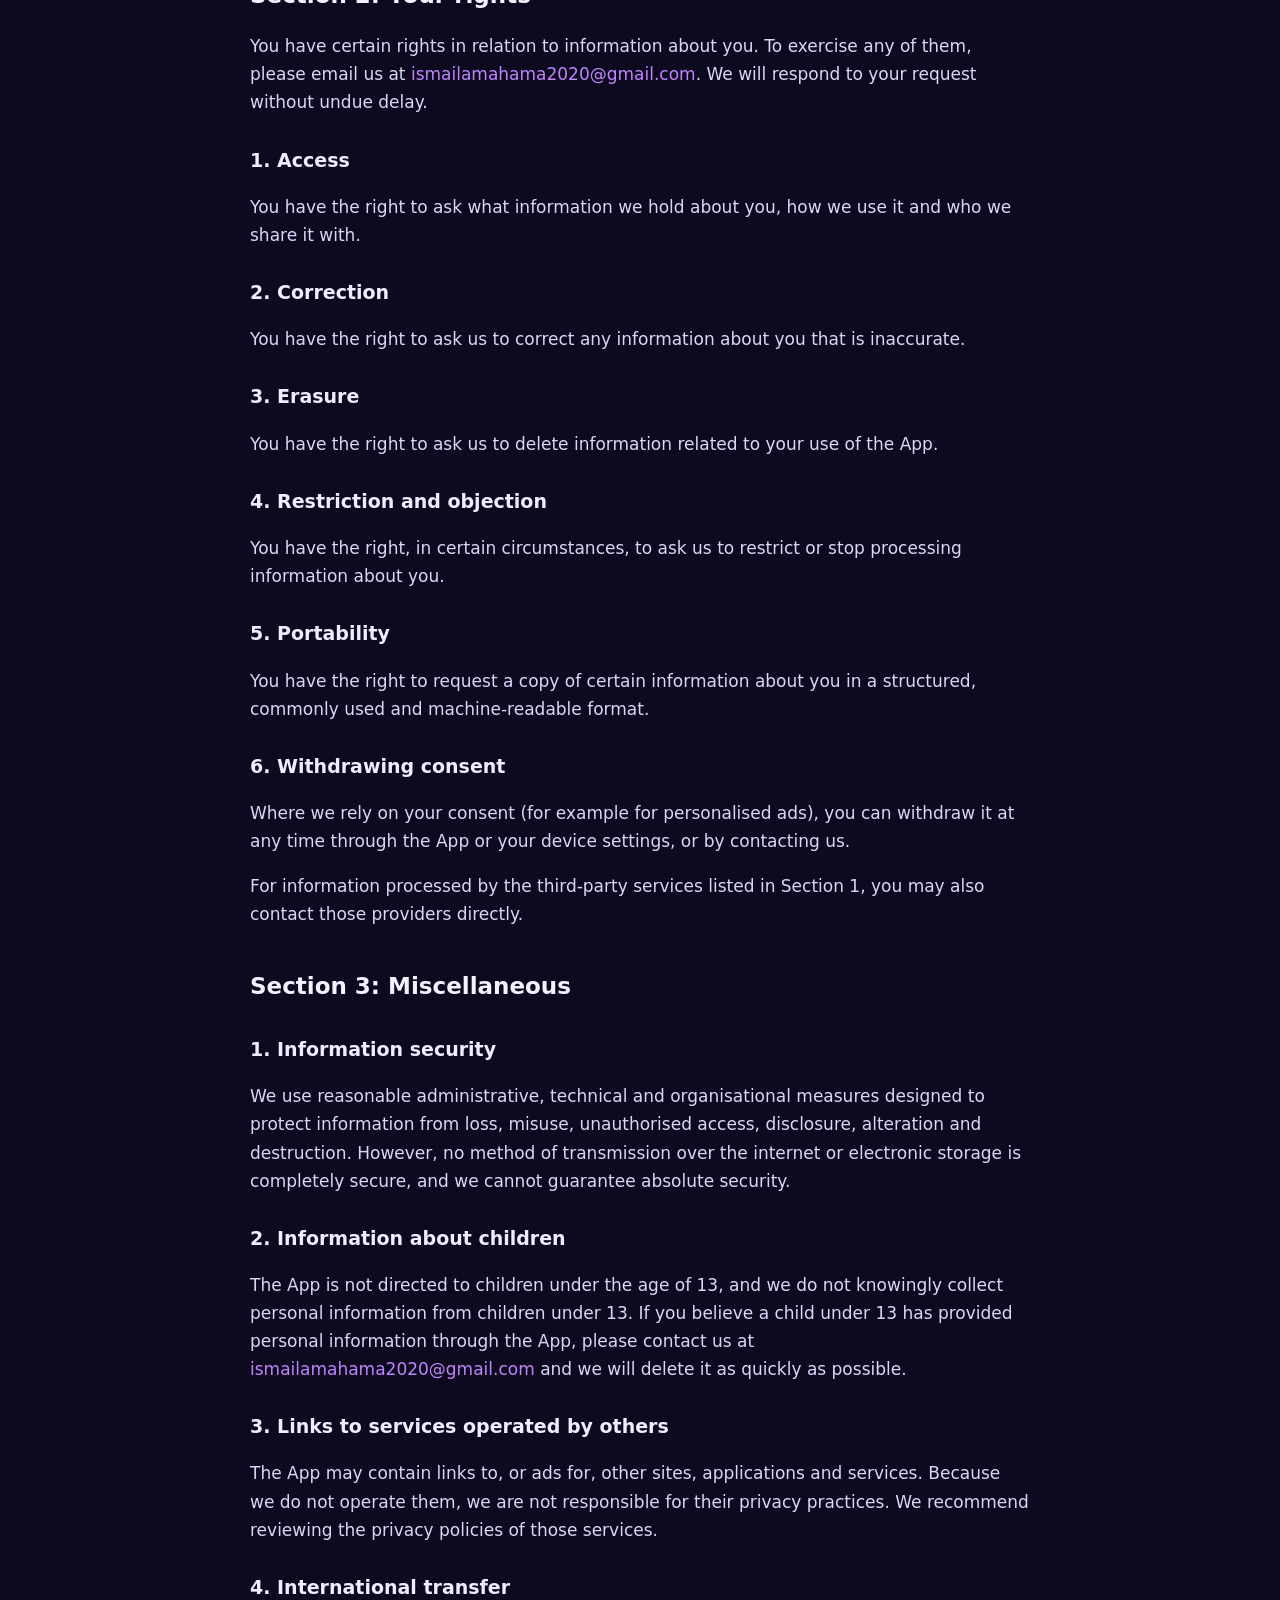
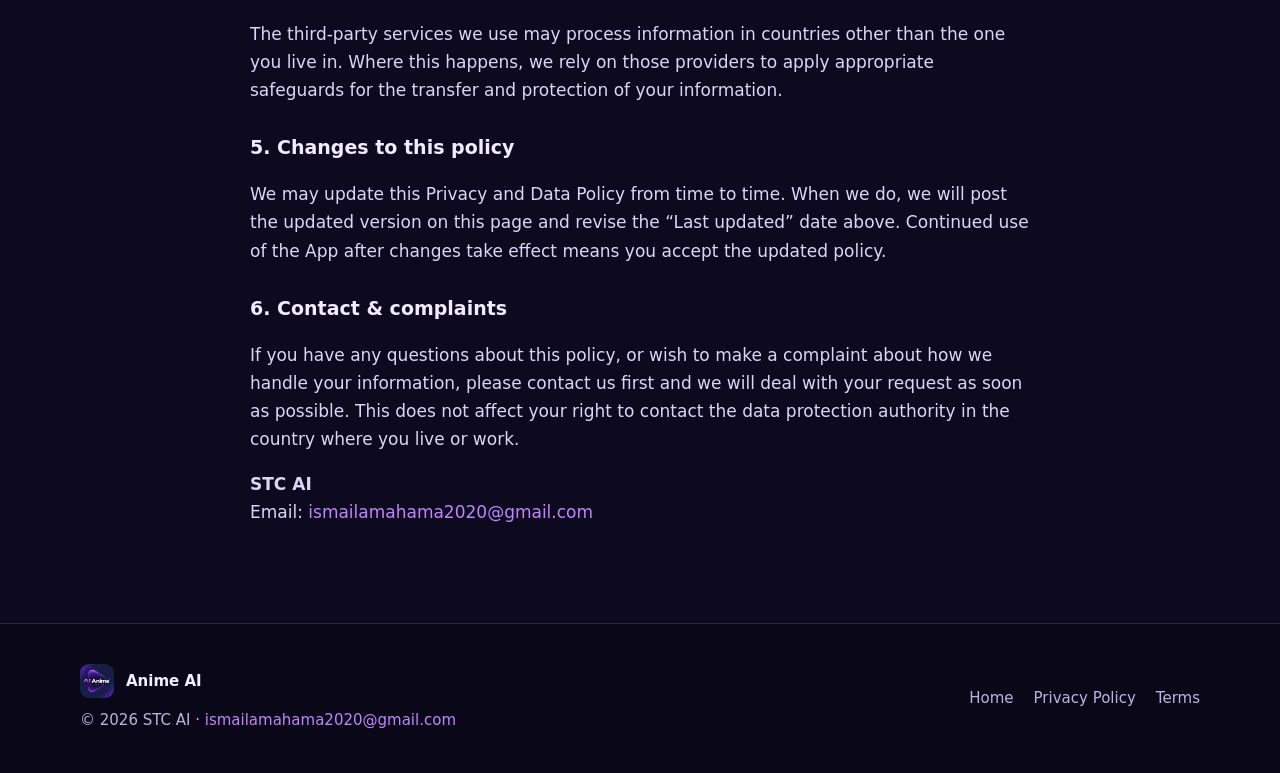
<file: policies.html>
<!doctype html>
<html lang="en">
<head>
  <meta charset="utf-8">
  <meta name="viewport" content="width=device-width, initial-scale=1">
  <title>Privacy and Data Policy — Anime AI (Android app on Google Play)</title>
  <meta name="description" content="Privacy and Data Policy for the Anime AI Android app by STC AI: third-party services, advertising, subscriptions, data sharing and retention, your rights, children's privacy and contact.">
  <meta name="theme-color" content="#0d0a1f">
  <link rel="icon" type="image/png" href="assets/img/app-icon.png">
  <link rel="apple-touch-icon" href="assets/img/app-icon.png">
  <meta property="og:type" content="website">
  <meta property="og:title" content="Privacy and Data Policy — Anime AI">
  <meta property="og:description" content="How the Anime AI Android app handles your information and how you can exercise your rights.">
  <meta property="og:image" content="assets/img/app-icon.png">
  <link rel="stylesheet" href="assets/style.css">
</head>
<body>
  <a class="skip-link" href="#main">Skip to content</a>

  <header class="site-header">
    <div class="container">
      <a class="brand" href="index.html">
        <img src="assets/img/app-icon.png" alt="Anime AI app icon" width="38" height="38">
        <span>Anime AI</span>
      </a>
      <nav class="nav" aria-label="Main">
        <a href="index.html">Home</a>
        <a href="terms.html">Terms</a>
      </nav>
    </div>
  </header>

  <main id="main" class="legal">
    <div class="container">
      <span class="eyebrow">Legal</span>
      <h1>Privacy and Data Policy</h1>
      <p class="meta">Effective date: November 23, 2026 &middot; Last updated: November 23, 2026</p>

      <div class="notice">
        <p><strong>You acknowledge that you have read and understood this Privacy and Data Policy. If you do not agree with this policy, you must not use the Anime AI app. If you change your mind in the future, you may withdraw your consent in accordance with this policy.</strong></p>
      </div>

      <p>At STC AI (&ldquo;we&rdquo;, &ldquo;us&rdquo;, &ldquo;our&rdquo;), we know your privacy is very important to you, so please take the time to read this policy carefully. It applies to the Anime AI mobile application for Android, distributed on Google Play (the &ldquo;App&rdquo;), and is designed to help you understand:</p>
      <ul>
        <li>which third-party services work inside the App and what they may collect;</li>
        <li>how advertising and subscriptions work in the App;</li>
        <li>who information may be shared with;</li>
        <li>how long information is kept;</li>
        <li>how you can exercise your rights over your information;</li>
        <li>how we will notify you of changes;</li>
        <li>how to contact us.</li>
      </ul>
      <p class="note">This policy applies to the App and to any Anime AI service that links to this page.</p>

      <nav class="toc" aria-label="Contents">
        <strong>Contents</strong>
        <ol>
          <li><a href="#section-1">Section 1: How we handle information</a>
            <ol>
              <li><a href="#third-parties">Third-party services</a></li>
              <li><a href="#advertising">Advertising</a></li>
              <li><a href="#subscriptions">Subscriptions and payments</a></li>
              <li><a href="#sharing">How information may be shared</a></li>
              <li><a href="#retention">Data retention</a></li>
            </ol>
          </li>
          <li><a href="#section-2">Section 2: Your rights</a></li>
          <li><a href="#section-3">Section 3: Miscellaneous</a>
            <ol>
              <li><a href="#security">Information security</a></li>
              <li><a href="#children">Information about children</a></li>
              <li><a href="#links">Links to services operated by others</a></li>
              <li><a href="#transfer">International transfer</a></li>
              <li><a href="#changes">Changes to this policy</a></li>
              <li><a href="#contact">Contact &amp; complaints</a></li>
            </ol>
          </li>
        </ol>
      </nav>

      <h2 id="section-1">Section 1: How we handle information</h2>

      <h3 id="third-parties">1. Third-party services</h3>
      <p>The App uses the following third-party services. These services may automatically collect and process information such as device information and identifiers (for example the Advertising ID) in accordance with their own privacy policies:</p>
      <ul>
        <li><strong>Google AdMob</strong> — displays advertising in the App. <a href="https://policies.google.com/privacy" rel="noopener" target="_blank">Google Privacy Policy</a> &middot; <a href="https://policies.google.com/technologies/ads" rel="noopener" target="_blank">How Google uses information in ads</a></li>
        <li><strong>Google Firebase</strong> — app infrastructure and analytics services. <a href="https://firebase.google.com/support/privacy" rel="noopener" target="_blank">Privacy and Security in Firebase</a></li>
        <li><strong>Adjust</strong> — mobile measurement and attribution. <a href="https://www.adjust.com/terms/privacy-policy/" rel="noopener" target="_blank">Adjust Privacy Policy</a></li>
      </ul>
      <p>We encourage you to review the privacy policies of these providers to understand how they handle information.</p>

      <h3 id="advertising">2. Advertising</h3>
      <p>The App displays ads served by Google AdMob. Ads may be personalised based on your interests. To do this, advertising partners may use your device's Advertising ID, a resettable identifier provided by Android.</p>
      <p>You can limit personalised advertising at any time:</p>
      <ul>
        <li>On most Android devices, open <strong>Settings &rarr; Google &rarr; Ads</strong> (or <strong>Settings &rarr; Privacy &rarr; Ads</strong>) and choose to reset or delete your Advertising ID, or opt out of ads personalisation.</li>
        <li>Where required, the App may ask for your consent before showing personalised ads; you can change your choice in the App or in your device settings.</li>
      </ul>
      <p>If you opt out, you will still see ads, but they may be less relevant to you.</p>

      <h3 id="subscriptions">3. Subscriptions and payments</h3>
      <p>The App offers optional paid subscriptions. All payments are processed by Google Play; we do not receive or store your full payment card details. Subscriptions renew automatically unless cancelled. You can manage or cancel a subscription at any time in the Google Play Store app under <strong>Profile &rarr; Payments &amp; subscriptions &rarr; Subscriptions</strong>. Uninstalling the App does not cancel a subscription.</p>

      <h3 id="sharing">4. How information may be shared</h3>
      <p>We do not sell your personal information. Information may be shared only with:</p>
      <ul>
        <li><strong>service providers working for us</strong>, such as the third-party services listed above, which process information to provide advertising, analytics, attribution and app infrastructure;</li>
        <li><strong>law enforcement agencies, public authorities or other judicial bodies</strong>, where we are required to do so by law or in response to a lawful request, or to combat fraud and illegal activity;</li>
        <li><strong>a third party that acquires all or substantially all of our business</strong>, in the event of a sale, merger or acquisition, in which case this policy will continue to apply to your information.</li>
      </ul>

      <h3 id="retention">5. Data retention</h3>
      <p>We keep information only for as long as needed to provide the App and for the purposes described in this policy, unless a longer retention period is required by applicable law. Information processed by the third-party services listed above is retained according to their own policies. When information is no longer needed, we take measures to delete it or make it irrecoverable.</p>

      <h2 id="section-2">Section 2: Your rights</h2>
      <p>You have certain rights in relation to information about you. To exercise any of them, please email us at <a href="mailto:ismailamahama2020@gmail.com">ismailamahama2020@gmail.com</a>. We will respond to your request without undue delay.</p>
      <h3>1. Access</h3>
      <p>You have the right to ask what information we hold about you, how we use it and who we share it with.</p>
      <h3>2. Correction</h3>
      <p>You have the right to ask us to correct any information about you that is inaccurate.</p>
      <h3>3. Erasure</h3>
      <p>You have the right to ask us to delete information related to your use of the App.</p>
      <h3>4. Restriction and objection</h3>
      <p>You have the right, in certain circumstances, to ask us to restrict or stop processing information about you.</p>
      <h3>5. Portability</h3>
      <p>You have the right to request a copy of certain information about you in a structured, commonly used and machine-readable format.</p>
      <h3>6. Withdrawing consent</h3>
      <p>Where we rely on your consent (for example for personalised ads), you can withdraw it at any time through the App or your device settings, or by contacting us.</p>
      <p>For information processed by the third-party services listed in Section 1, you may also contact those providers directly.</p>

      <h2 id="section-3">Section 3: Miscellaneous</h2>

      <h3 id="security">1. Information security</h3>
      <p>We use reasonable administrative, technical and organisational measures designed to protect information from loss, misuse, unauthorised access, disclosure, alteration and destruction. However, no method of transmission over the internet or electronic storage is completely secure, and we cannot guarantee absolute security.</p>

      <h3 id="children">2. Information about children</h3>
      <p>The App is not directed to children under the age of 13, and we do not knowingly collect personal information from children under 13. If you believe a child under 13 has provided personal information through the App, please contact us at <a href="mailto:ismailamahama2020@gmail.com">ismailamahama2020@gmail.com</a> and we will delete it as quickly as possible.</p>

      <h3 id="links">3. Links to services operated by others</h3>
      <p>The App may contain links to, or ads for, other sites, applications and services. Because we do not operate them, we are not responsible for their privacy practices. We recommend reviewing the privacy policies of those services.</p>

      <h3 id="transfer">4. International transfer</h3>
      <p>The third-party services we use may process information in countries other than the one you live in. Where this happens, we rely on those providers to apply appropriate safeguards for the transfer and protection of your information.</p>

      <h3 id="changes">5. Changes to this policy</h3>
      <p>We may update this Privacy and Data Policy from time to time. When we do, we will post the updated version on this page and revise the &ldquo;Last updated&rdquo; date above. Continued use of the App after changes take effect means you accept the updated policy.</p>

      <h3 id="contact">6. Contact &amp; complaints</h3>
      <p>If you have any questions about this policy, or wish to make a complaint about how we handle your information, please contact us first and we will deal with your request as soon as possible. This does not affect your right to contact the data protection authority in the country where you live or work.</p>
      <p><strong>STC AI</strong><br>Email: <a href="mailto:ismailamahama2020@gmail.com">ismailamahama2020@gmail.com</a></p>
    </div>
  </main>

  <footer class="site-footer">
    <div class="container">
      <div>
        <div class="footer-brand">
          <img src="assets/img/app-icon.png" alt="" width="34" height="34" loading="lazy">
          <span>Anime AI</span>
        </div>
        <p style="margin-top:10px">&copy; 2026 STC AI &middot; <a href="mailto:ismailamahama2020@gmail.com">ismailamahama2020@gmail.com</a></p>
      </div>
      <nav class="footer-links" aria-label="Footer">
        <a href="index.html">Home</a>
        <a href="policies.html">Privacy Policy</a>
        <a href="terms.html">Terms</a>
      </nav>
    </div>
  </footer>
</body>
</html>
</file>
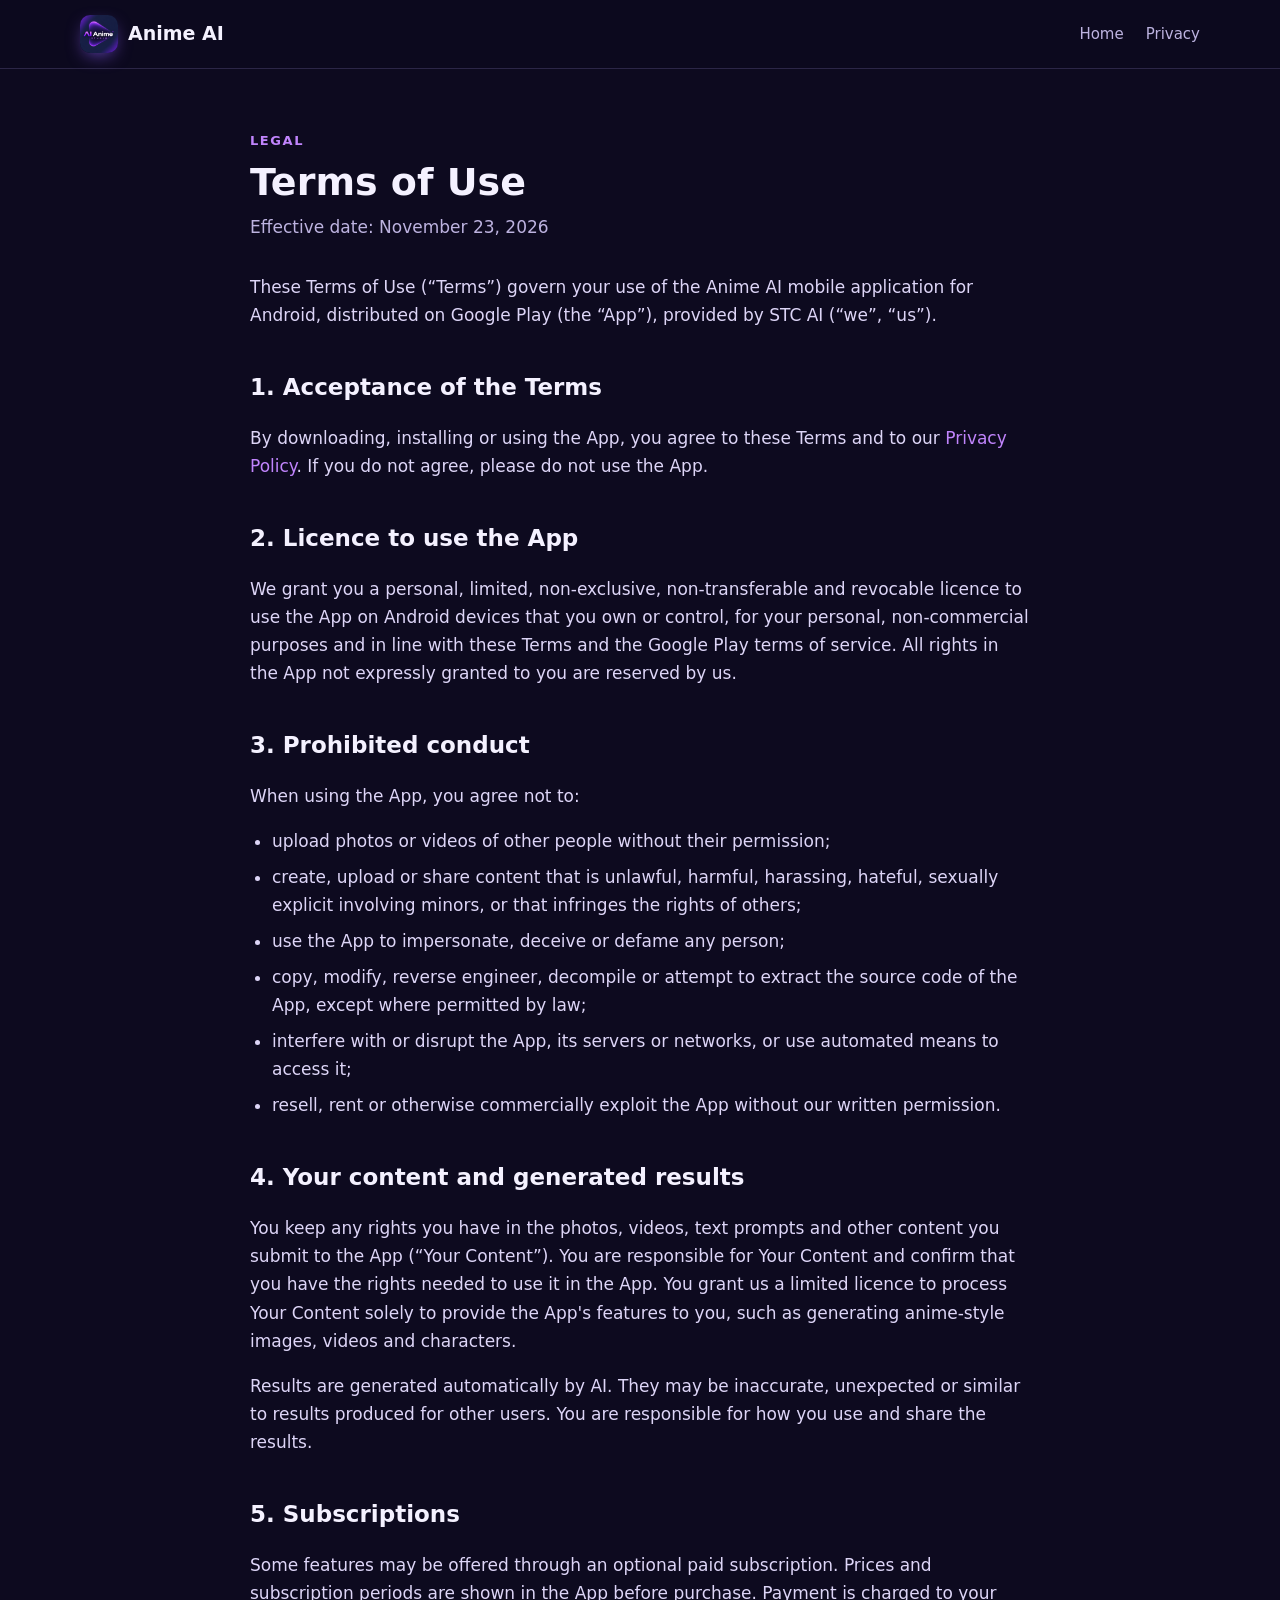
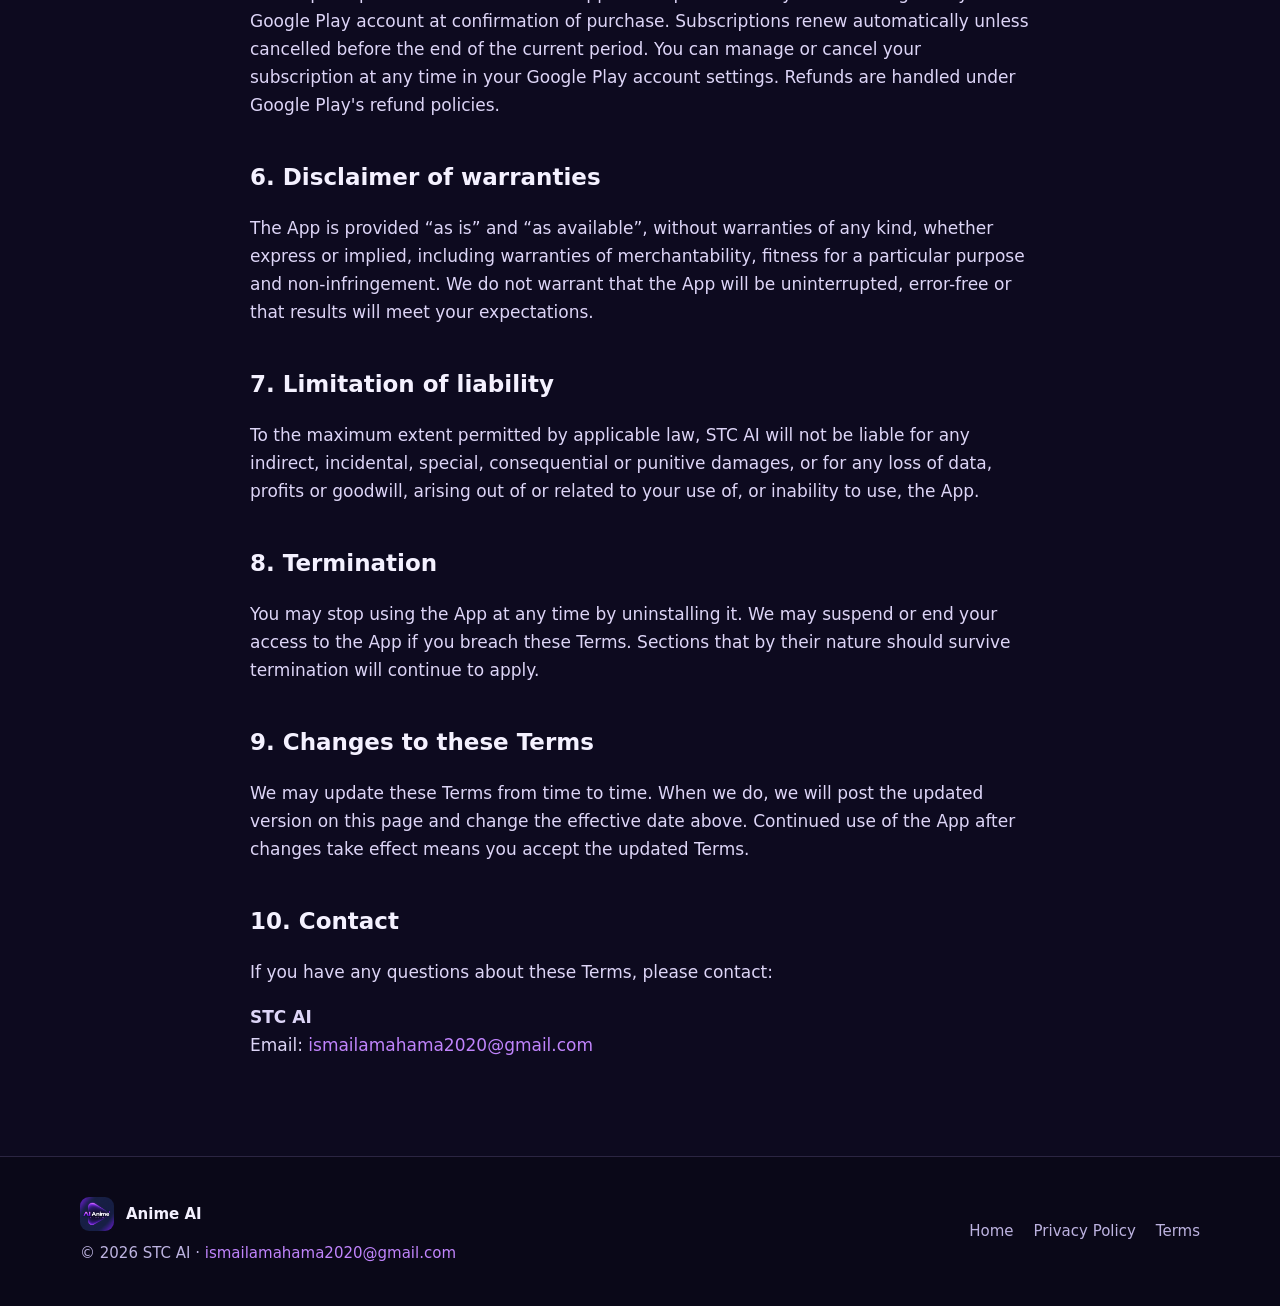
<file: terms.html>
<!doctype html>
<html lang="en">
<head>
  <meta charset="utf-8">
  <meta name="viewport" content="width=device-width, initial-scale=1">
  <title>Terms of Use — Anime AI (Android app on Google Play)</title>
  <meta name="description" content="Terms of Use for the Anime AI Android app by STC AI: licence, acceptable use, your content, subscriptions and limitations of liability.">
  <meta name="theme-color" content="#0d0a1f">
  <link rel="icon" type="image/png" href="assets/img/app-icon.png">
  <link rel="apple-touch-icon" href="assets/img/app-icon.png">
  <meta property="og:type" content="website">
  <meta property="og:title" content="Terms of Use — Anime AI">
  <meta property="og:description" content="The terms that apply when you use the Anime AI Android app.">
  <meta property="og:image" content="assets/img/app-icon.png">
  <link rel="stylesheet" href="assets/style.css">
</head>
<body>
  <a class="skip-link" href="#main">Skip to content</a>

  <header class="site-header">
    <div class="container">
      <a class="brand" href="index.html">
        <img src="assets/img/app-icon.png" alt="Anime AI app icon" width="38" height="38">
        <span>Anime AI</span>
      </a>
      <nav class="nav" aria-label="Main">
        <a href="index.html">Home</a>
        <a href="policies.html">Privacy</a>
      </nav>
    </div>
  </header>

  <main id="main" class="legal">
    <div class="container">
      <span class="eyebrow">Legal</span>
      <h1>Terms of Use</h1>
      <p class="meta">Effective date: November 23, 2026</p>

      <p>These Terms of Use (&ldquo;Terms&rdquo;) govern your use of the Anime AI mobile application for Android, distributed on Google Play (the &ldquo;App&rdquo;), provided by STC AI (&ldquo;we&rdquo;, &ldquo;us&rdquo;).</p>

      <h2 id="acceptance">1. Acceptance of the Terms</h2>
      <p>By downloading, installing or using the App, you agree to these Terms and to our <a href="policies.html">Privacy Policy</a>. If you do not agree, please do not use the App.</p>

      <h2 id="licence">2. Licence to use the App</h2>
      <p>We grant you a personal, limited, non-exclusive, non-transferable and revocable licence to use the App on Android devices that you own or control, for your personal, non-commercial purposes and in line with these Terms and the Google Play terms of service. All rights in the App not expressly granted to you are reserved by us.</p>

      <h2 id="conduct">3. Prohibited conduct</h2>
      <p>When using the App, you agree not to:</p>
      <ul>
        <li>upload photos or videos of other people without their permission;</li>
        <li>create, upload or share content that is unlawful, harmful, harassing, hateful, sexually explicit involving minors, or that infringes the rights of others;</li>
        <li>use the App to impersonate, deceive or defame any person;</li>
        <li>copy, modify, reverse engineer, decompile or attempt to extract the source code of the App, except where permitted by law;</li>
        <li>interfere with or disrupt the App, its servers or networks, or use automated means to access it;</li>
        <li>resell, rent or otherwise commercially exploit the App without our written permission.</li>
      </ul>

      <h2 id="content">4. Your content and generated results</h2>
      <p>You keep any rights you have in the photos, videos, text prompts and other content you submit to the App (&ldquo;Your Content&rdquo;). You are responsible for Your Content and confirm that you have the rights needed to use it in the App. You grant us a limited licence to process Your Content solely to provide the App's features to you, such as generating anime-style images, videos and characters.</p>
      <p>Results are generated automatically by AI. They may be inaccurate, unexpected or similar to results produced for other users. You are responsible for how you use and share the results.</p>

      <h2 id="subscriptions">5. Subscriptions</h2>
      <p>Some features may be offered through an optional paid subscription. Prices and subscription periods are shown in the App before purchase. Payment is charged to your Google Play account at confirmation of purchase. Subscriptions renew automatically unless cancelled before the end of the current period. You can manage or cancel your subscription at any time in your Google Play account settings. Refunds are handled under Google Play's refund policies.</p>

      <h2 id="disclaimer">6. Disclaimer of warranties</h2>
      <p>The App is provided &ldquo;as is&rdquo; and &ldquo;as available&rdquo;, without warranties of any kind, whether express or implied, including warranties of merchantability, fitness for a particular purpose and non-infringement. We do not warrant that the App will be uninterrupted, error-free or that results will meet your expectations.</p>

      <h2 id="liability">7. Limitation of liability</h2>
      <p>To the maximum extent permitted by applicable law, STC AI will not be liable for any indirect, incidental, special, consequential or punitive damages, or for any loss of data, profits or goodwill, arising out of or related to your use of, or inability to use, the App.</p>

      <h2 id="termination">8. Termination</h2>
      <p>You may stop using the App at any time by uninstalling it. We may suspend or end your access to the App if you breach these Terms. Sections that by their nature should survive termination will continue to apply.</p>

      <h2 id="changes">9. Changes to these Terms</h2>
      <p>We may update these Terms from time to time. When we do, we will post the updated version on this page and change the effective date above. Continued use of the App after changes take effect means you accept the updated Terms.</p>

      <h2 id="contact">10. Contact</h2>
      <p>If you have any questions about these Terms, please contact:</p>
      <p><strong>STC AI</strong><br>Email: <a href="mailto:ismailamahama2020@gmail.com">ismailamahama2020@gmail.com</a></p>
    </div>
  </main>

  <footer class="site-footer">
    <div class="container">
      <div>
        <div class="footer-brand">
          <img src="assets/img/app-icon.png" alt="" width="34" height="34" loading="lazy">
          <span>Anime AI</span>
        </div>
        <p style="margin-top:10px">&copy; 2026 STC AI &middot; <a href="mailto:ismailamahama2020@gmail.com">ismailamahama2020@gmail.com</a></p>
      </div>
      <nav class="footer-links" aria-label="Footer">
        <a href="index.html">Home</a>
        <a href="policies.html">Privacy Policy</a>
        <a href="terms.html">Terms</a>
      </nav>
    </div>
  </footer>
</body>
</html>
</file>
<file: assets/style.css>
/* Anime AI — palette taken from the app icon and store screenshots (deep navy-violet background, glowing violet accents) */
:root {
  --brand: #8b5cf6;
  --brand-2: #c084fc;
  --brand-3: #e879f9;
  --bg: #0d0a1f;
  --bg-2: #15102e;
  --surface: #1c1640;
  --surface-2: #251c52;
  --line: rgba(196, 167, 255, 0.18);
  --text: #f4f1ff;
  --muted: #bdb3e0;
  --radius: 20px;
  --radius-lg: 32px;
  --shadow: 0 24px 60px -20px rgba(124, 58, 237, 0.55);
  --container: 1160px;
  --font: system-ui, -apple-system, "Segoe UI", Roboto, "Helvetica Neue", Arial, sans-serif;
}

*,
*::before,
*::after { box-sizing: border-box; }

html { scroll-behavior: smooth; }

body {
  margin: 0;
  font-family: var(--font);
  font-size: 17px;
  line-height: 1.65;
  color: var(--text);
  background: var(--bg);
  -webkit-font-smoothing: antialiased;
}

img { max-width: 100%; height: auto; display: block; }

a { color: var(--brand-2); text-decoration: none; }
a:hover { color: #fff; }
a:focus-visible, button:focus-visible, summary:focus-visible {
  outline: 2px solid var(--brand-2);
  outline-offset: 3px;
  border-radius: 6px;
}

.container { width: 100%; max-width: var(--container); margin: 0 auto; padding: 0 20px; }

.skip-link {
  position: absolute; left: -999px; top: 8px;
  background: var(--brand); color: #fff; padding: 8px 14px; border-radius: 8px; z-index: 100;
}
.skip-link:focus { left: 8px; }

/* ---------- Header ---------- */
.site-header {
  position: sticky; top: 0; z-index: 50;
  background: rgba(13, 10, 31, 0.82);
  backdrop-filter: blur(14px);
  -webkit-backdrop-filter: blur(14px);
  border-bottom: 1px solid var(--line);
}
.site-header .container { display: flex; align-items: center; justify-content: space-between; height: 68px; gap: 16px; }
.brand { display: flex; align-items: center; gap: 10px; color: var(--text); font-weight: 700; font-size: 19px; }
.brand img { width: 38px; height: 38px; border-radius: 10px; box-shadow: 0 6px 18px -6px rgba(139, 92, 246, 0.8); }
.nav { display: flex; gap: 22px; align-items: center; }
.nav a { color: var(--muted); font-size: 15px; font-weight: 500; }
.nav a:hover { color: #fff; }
.nav .nav-hide-sm { display: none; }

/* ---------- Buttons / badges ---------- */
.pill {
  display: inline-flex; align-items: center; gap: 8px;
  padding: 7px 14px; border-radius: 999px;
  background: rgba(139, 92, 246, 0.14);
  border: 1px solid rgba(192, 132, 252, 0.35);
  color: #e3d6ff; font-size: 14px; font-weight: 600;
}
.pill svg { width: 16px; height: 16px; }

.store-note {
  display: inline-flex; align-items: center; gap: 12px;
  padding: 12px 20px; border-radius: 16px;
  background: linear-gradient(135deg, var(--brand) 0%, #a855f7 55%, var(--brand-3) 100%);
  color: #fff; font-weight: 700; box-shadow: var(--shadow);
}
.store-note svg { width: 26px; height: 26px; flex: none; }
.store-note small { display: block; font-weight: 500; font-size: 12px; opacity: 0.9; letter-spacing: 0.04em; text-transform: uppercase; }

/* ---------- Hero ---------- */
.hero {
  position: relative; overflow: hidden;
  padding: 56px 0 72px;
  background:
    radial-gradient(800px 480px at 85% 10%, rgba(168, 85, 247, 0.35), transparent 60%),
    radial-gradient(600px 400px at 0% 90%, rgba(139, 92, 246, 0.28), transparent 60%),
    linear-gradient(180deg, #120c2c 0%, var(--bg) 100%);
}
.hero .container { display: grid; gap: 48px; align-items: center; }
.hero h1 { font-size: 44px; line-height: 1.08; margin: 18px 0 14px; letter-spacing: -0.02em; }
.hero h1 .grad {
  background: linear-gradient(90deg, var(--brand-2), var(--brand-3));
  -webkit-background-clip: text; background-clip: text; color: transparent;
}
.hero .lead { font-size: 19px; color: var(--muted); max-width: 34em; margin: 0 0 28px; }
.hero-actions { display: flex; flex-wrap: wrap; gap: 14px; align-items: center; }
.text-link { font-weight: 600; color: #e3d6ff; display: inline-flex; gap: 6px; align-items: center; }

.hero-visual { position: relative; display: flex; justify-content: center; min-height: 420px; }
.shot {
  border-radius: var(--radius-lg);
  overflow: hidden;
  box-shadow: 0 30px 80px -24px rgba(124, 58, 237, 0.7), 0 0 0 1px rgba(196, 167, 255, 0.22);
  background: var(--surface);
}
.hero-visual .shot { width: 62%; max-width: 300px; }
.hero-visual .shot.front { position: relative; z-index: 2; transform: rotate(-3deg); }
.hero-visual .shot.back {
  position: absolute; z-index: 1; width: 52%; max-width: 250px;
  right: 2%; top: 40px; transform: rotate(7deg); opacity: 0.9;
}
.glow {
  position: absolute; width: 360px; height: 360px; border-radius: 50%;
  background: radial-gradient(circle, rgba(168, 85, 247, 0.55), transparent 70%);
  filter: blur(30px); top: 15%; left: 50%; transform: translateX(-50%); z-index: 0;
}

/* ---------- Highlights strip ---------- */
.highlights { padding: 0 0 40px; margin-top: -24px; position: relative; z-index: 3; }
.highlights ul {
  list-style: none; margin: 0; padding: 0;
  display: grid; grid-template-columns: 1fr 1fr; gap: 14px;
}
.highlights li {
  background: var(--bg-2); border: 1px solid var(--line); border-radius: var(--radius);
  padding: 18px; display: flex; gap: 12px; align-items: flex-start; font-size: 15px; color: var(--muted);
}
.highlights li strong { display: block; color: var(--text); font-size: 16px; }
.icon-badge {
  flex: none; width: 42px; height: 42px; border-radius: 12px;
  display: grid; place-items: center;
  background: linear-gradient(135deg, rgba(139, 92, 246, 0.35), rgba(232, 121, 249, 0.25));
  color: #f0e6ff;
}
.icon-badge svg { width: 22px; height: 22px; }

/* ---------- Sections ---------- */
.section { padding: 72px 0; }
.section.alt { background: linear-gradient(180deg, var(--bg) 0%, var(--bg-2) 50%, var(--bg) 100%); }
.section-head { text-align: center; max-width: 680px; margin: 0 auto 48px; }
.section-head h2 { font-size: 32px; line-height: 1.15; margin: 10px 0 10px; letter-spacing: -0.01em; }
.section-head p { color: var(--muted); margin: 0; }
.eyebrow { color: var(--brand-2); font-weight: 700; font-size: 13px; letter-spacing: 0.12em; text-transform: uppercase; }

/* Features (alternating) */
.feature { display: grid; gap: 32px; align-items: center; padding: 28px 0; }
.feature + .feature { border-top: 1px solid var(--line); padding-top: 56px; margin-top: 28px; }
.feature .shot { max-width: 300px; margin: 0 auto; transition: transform 0.35s ease; }
.feature .shot:hover { transform: translateY(-6px); }
.feature h3 { font-size: 28px; line-height: 1.2; margin: 12px 0 12px; }
.feature p { color: var(--muted); margin: 0 0 16px; max-width: 34em; }
.checks { list-style: none; margin: 0; padding: 0; display: grid; gap: 10px; }
.checks li { display: flex; gap: 10px; align-items: flex-start; }
.checks li::before {
  content: ""; flex: none; width: 20px; height: 20px; margin-top: 4px; border-radius: 50%;
  background: var(--brand) url("data:image/svg+xml,%3Csvg xmlns='http://www.w3.org/2000/svg' viewBox='0 0 24 24' fill='none' stroke='white' stroke-width='3' stroke-linecap='round' stroke-linejoin='round'%3E%3Cpath d='M5 12l5 5L20 7'/%3E%3C/svg%3E") center / 12px no-repeat;
}

/* Gallery — book gallery: an open storybook, one chapter (spread) per screenshot.
   CSS-only: hidden radios drive which spread is shown; labels turn the pages. */
.bookshelf { position: relative; max-width: 980px; margin: 0 auto; perspective: 2200px; }
.book-radio {
  position: absolute; width: 1px; height: 1px; margin: -1px; padding: 0; border: 0;
  overflow: hidden; clip: rect(0 0 0 0); clip-path: inset(50%); white-space: nowrap;
}
.book {
  position: relative; padding: 12px; border-radius: 22px;
  background:
    radial-gradient(400px 200px at 10% 0%, rgba(232, 121, 249, 0.35), transparent 70%),
    linear-gradient(135deg, #2e1a6b 0%, #4c1d95 55%, #6b21a8 100%);
  box-shadow: 0 40px 90px -30px rgba(124, 58, 237, 0.8), inset 0 0 0 1px rgba(255, 255, 255, 0.12);
}
/* page-stack edges under the cover */
.book::before, .book::after {
  content: ""; position: absolute; left: 18px; right: 18px; height: 10px; z-index: -1;
  border-radius: 0 0 14px 14px; background: #d9ccf5;
}
.book::before { bottom: -6px; }
.book::after { bottom: -12px; left: 30px; right: 30px; background: #b8a6e6; }
.book-radio:focus-visible ~ .book { outline: 2px solid var(--brand-2); outline-offset: 6px; }

.spread {
  display: none; grid-template-columns: 1fr; border-radius: 14px; overflow: hidden;
  transform-style: preserve-3d;
}
#bk-1:checked ~ .book .spread-1,
#bk-2:checked ~ .book .spread-2,
#bk-3:checked ~ .book .spread-3,
#bk-4:checked ~ .book .spread-4,
#bk-5:checked ~ .book .spread-5 { display: grid; }

.page { position: relative; color: #2a1f4d; }
.page-left {
  display: grid; place-items: center; padding: 28px 24px;
  background:
    radial-gradient(circle at 50% 40%, rgba(168, 85, 247, 0.28), transparent 65%),
    linear-gradient(180deg, #efe6ff 0%, #e2d3ff 100%);
  animation: pageFade 0.5s ease both;
}
.page-left .shot { width: 100%; max-width: 230px; border-radius: 24px; transform: rotate(-2deg); }
.page-right {
  display: flex; flex-direction: column; padding: 30px 26px 22px;
  background:
    repeating-linear-gradient(180deg, transparent 0 31px, rgba(124, 58, 237, 0.08) 31px 32px),
    linear-gradient(180deg, #fbf8ff 0%, #f1eaff 100%);
  transform-origin: top center; animation: pageTurnY 0.6s cubic-bezier(0.2, 0.7, 0.2, 1) both;
}
/* ribbon bookmark */
.page-right::before {
  content: ""; position: absolute; top: -2px; right: 26px; width: 22px; height: 54px;
  background: linear-gradient(180deg, var(--brand-3), var(--brand));
  clip-path: polygon(0 0, 100% 0, 100% 100%, 50% 78%, 0 100%);
}
.chapter { color: #7c3aed; font-weight: 800; font-size: 13px; letter-spacing: 0.16em; text-transform: uppercase; }
.page-right h3 { font-size: 28px; line-height: 1.15; margin: 8px 0 12px; color: #1e1442; }
.page-right p { margin: 0 0 20px; color: #4b3f74; }
.page-nav {
  margin-top: auto; display: flex; align-items: center; gap: 12px; flex-wrap: wrap;
  padding-top: 16px; border-top: 1px dashed rgba(124, 58, 237, 0.3);
}
.page-no { color: #7a6ca8; font-size: 14px; font-style: italic; }
.turn {
  cursor: pointer; user-select: none; font-weight: 700; font-size: 15px;
  padding: 8px 14px; border-radius: 999px; transition: filter 0.2s ease, transform 0.2s ease;
}
.turn.next { margin-left: auto; color: #fff; background: linear-gradient(135deg, var(--brand), var(--brand-3)); }
.turn.prev { color: #5b21b6; background: rgba(124, 58, 237, 0.1); }
.turn:hover { filter: brightness(1.08); transform: translateY(-1px); }

.book-tabs { display: flex; justify-content: center; gap: 10px; margin-top: 36px; flex-wrap: wrap; }
.book-tabs label {
  cursor: pointer; display: grid; justify-items: center; gap: 6px; width: 62px;
  color: var(--muted); font-size: 12px; font-weight: 600; transition: color 0.2s ease, transform 0.2s ease;
}
.book-tabs img {
  width: 100%; aspect-ratio: 3 / 4; object-fit: cover; object-position: top; border-radius: 10px;
  border: 2px solid var(--line); opacity: 0.6; transition: opacity 0.2s ease, border-color 0.2s ease;
}
.book-tabs label:hover { color: #fff; transform: translateY(-2px); }
.book-tabs label:hover img { opacity: 0.9; }
#bk-1:checked ~ .book-tabs label[for="bk-1"],
#bk-2:checked ~ .book-tabs label[for="bk-2"],
#bk-3:checked ~ .book-tabs label[for="bk-3"],
#bk-4:checked ~ .book-tabs label[for="bk-4"],
#bk-5:checked ~ .book-tabs label[for="bk-5"] { color: #fff; }
#bk-1:checked ~ .book-tabs label[for="bk-1"] img,
#bk-2:checked ~ .book-tabs label[for="bk-2"] img,
#bk-3:checked ~ .book-tabs label[for="bk-3"] img,
#bk-4:checked ~ .book-tabs label[for="bk-4"] img,
#bk-5:checked ~ .book-tabs label[for="bk-5"] img { opacity: 1; border-color: var(--brand-3); }

@keyframes pageFade { from { opacity: 0; } to { opacity: 1; } }
@keyframes pageTurnY { from { opacity: 0.2; transform: rotateX(-75deg); } to { opacity: 1; transform: none; } }
@keyframes pageTurnX { from { opacity: 0.2; transform: rotateY(-100deg); } to { opacity: 1; transform: none; } }

/* Steps */
.steps { list-style: none; margin: 0; padding: 0; display: grid; gap: 18px; counter-reset: step; }
.steps li {
  position: relative; background: var(--surface); border: 1px solid var(--line);
  border-radius: var(--radius); padding: 28px 24px 24px;
}
.steps li::before {
  counter-increment: step; content: counter(step);
  position: absolute; top: -14px; right: 20px;
  width: 34px; height: 34px; border-radius: 50%; display: grid; place-items: center;
  background: linear-gradient(135deg, var(--brand), var(--brand-3)); font-weight: 800; color: #fff;
}
.steps h3 { margin: 14px 0 6px; font-size: 20px; }
.steps p { margin: 0; color: var(--muted); }

/* Audience cards */
.cards { display: grid; gap: 18px; }
.card {
  background: var(--surface); border: 1px solid var(--line); border-radius: var(--radius);
  padding: 24px; transition: border-color 0.25s ease, transform 0.25s ease;
}
.card:hover { border-color: rgba(192, 132, 252, 0.5); transform: translateY(-3px); }
.card h3 { margin: 14px 0 6px; font-size: 19px; }
.card p { margin: 0; color: var(--muted); font-size: 16px; }

/* Functions list */
.functions { list-style: none; padding: 0; margin: 32px 0 0; display: flex; flex-wrap: wrap; gap: 10px; justify-content: center; }
.functions li {
  padding: 9px 16px; border-radius: 999px; background: var(--bg-2); border: 1px solid var(--line);
  color: #e3d6ff; font-size: 15px;
}

/* FAQ */
.faq { max-width: 820px; margin: 0 auto; display: grid; gap: 12px; }
.faq details { background: var(--surface); border: 1px solid var(--line); border-radius: 16px; padding: 0 22px; }
.faq summary {
  cursor: pointer; list-style: none; padding: 18px 28px 18px 0; font-weight: 600; font-size: 17px; position: relative;
}
.faq summary::-webkit-details-marker { display: none; }
.faq summary::after {
  content: "+"; position: absolute; right: 0; top: 14px; font-size: 24px; color: var(--brand-2); transition: transform 0.2s ease;
}
.faq details[open] summary::after { transform: rotate(45deg); }
.faq details p { margin: 0 0 18px; color: var(--muted); }

/* CTA */
.cta {
  position: relative; overflow: hidden; text-align: center;
  border-radius: var(--radius-lg); padding: 56px 24px;
  background:
    radial-gradient(500px 260px at 20% 0%, rgba(232, 121, 249, 0.35), transparent 70%),
    linear-gradient(135deg, #3b1d8f 0%, #5b21b6 50%, #7e22ce 100%);
  box-shadow: var(--shadow);
}
.cta img { width: 84px; height: 84px; border-radius: 22px; margin: 0 auto 18px; box-shadow: 0 12px 30px -10px rgba(0, 0, 0, 0.6); }
.cta h2 { font-size: 32px; margin: 0 0 10px; }
.cta p { color: #e9defe; max-width: 34em; margin: 0 auto 24px; }
.cta .store-note { background: rgba(13, 10, 31, 0.55); border: 1px solid rgba(255, 255, 255, 0.25); box-shadow: none; }

/* Contact */
.contact-box {
  max-width: 720px; margin: 0 auto; text-align: center;
  background: var(--bg-2); border: 1px solid var(--line); border-radius: var(--radius); padding: 32px 24px;
}
.contact-box p { color: var(--muted); margin: 0 0 12px; }
.contact-box a { font-weight: 700; font-size: 18px; word-break: break-all; }

/* ---------- Legal pages ---------- */
.legal { padding: 56px 0 80px; }
.legal .container { max-width: 820px; }
.legal h1 { font-size: 38px; line-height: 1.15; margin: 8px 0 8px; }
.legal .meta { color: var(--muted); margin: 0 0 32px; }
.legal h2 { font-size: 23px; margin: 40px 0 10px; }
.legal p, .legal li { color: #ddd5f7; }
.legal ul { padding-left: 22px; }
.legal li { margin-bottom: 8px; }
.legal .toc {
  background: var(--bg-2); border: 1px solid var(--line); border-radius: 16px; padding: 18px 22px; margin-bottom: 8px;
}
.legal .toc ol { margin: 6px 0 0; padding-left: 22px; }
.legal .toc a { color: #e3d6ff; }
.legal .toc ol ol { margin: 4px 0 6px; list-style: lower-alpha; }
.legal h3 { font-size: 19px; margin: 28px 0 8px; color: #f1ebff; }
.legal .notice {
  background: var(--bg-2); border: 1px solid var(--line); border-left: 4px solid var(--brand);
  border-radius: 12px; padding: 16px 20px; margin: 0 0 24px;
}
.legal .notice p { margin: 0; color: #f1ebff; }
.legal .note { color: var(--muted); font-size: 15px; }

/* 404 */
.notfound { min-height: 70vh; display: grid; place-items: center; text-align: center; padding: 64px 0; }
.notfound .code {
  font-size: 96px; font-weight: 800; line-height: 1;
  background: linear-gradient(90deg, var(--brand-2), var(--brand-3));
  -webkit-background-clip: text; background-clip: text; color: transparent;
}
.notfound p { color: var(--muted); }
.btn {
  display: inline-block; margin-top: 12px; padding: 12px 22px; border-radius: 14px;
  background: linear-gradient(135deg, var(--brand), #a855f7); color: #fff; font-weight: 700;
}
.btn:hover { color: #fff; filter: brightness(1.1); }

/* ---------- Footer ---------- */
.site-footer { border-top: 1px solid var(--line); padding: 40px 0; background: #0a0818; color: var(--muted); font-size: 15px; }
.site-footer .container { display: grid; gap: 20px; }
.footer-brand { display: flex; gap: 12px; align-items: center; color: var(--text); font-weight: 700; }
.footer-brand img { width: 34px; height: 34px; border-radius: 9px; }
.footer-links { display: flex; flex-wrap: wrap; gap: 8px 20px; }
.footer-links a { color: var(--muted); }
.footer-links a:hover { color: #fff; }
.site-footer p { margin: 0; }

/* ---------- Responsive ---------- */
@media (min-width: 768px) {
  .nav .nav-hide-sm { display: inline; }
  .hero { padding: 80px 0 104px; }
  .hero h1 { font-size: 52px; }
  .highlights ul { grid-template-columns: repeat(4, 1fr); }
  .section { padding: 96px 0; }
  .section-head h2 { font-size: 38px; }
  .feature { grid-template-columns: 1fr 1fr; gap: 64px; }
  .feature.reverse .feature-media { order: 2; }
  .steps { grid-template-columns: repeat(3, 1fr); }
  .cards { grid-template-columns: repeat(3, 1fr); }
  .book { padding: 16px; }
  .spread { grid-template-columns: 1fr 1fr; }
  .page-left { padding: 40px 32px; }
  .page-left .shot { max-width: 260px; }
  /* spine: shadow on the inner edges of both pages */
  .page-left::after, .page-right::after {
    content: ""; position: absolute; top: 0; bottom: 0; width: 40px; pointer-events: none;
  }
  .page-left::after { right: 0; background: linear-gradient(90deg, transparent, rgba(46, 16, 101, 0.25)); }
  .page-right::after { left: 0; background: linear-gradient(270deg, transparent, rgba(46, 16, 101, 0.22)); }
  .page-right { padding: 48px 44px 30px 52px; transform-origin: left center; animation-name: pageTurnX; }
  .page-right h3 { font-size: 34px; }
  .book-tabs label { width: 76px; }
  .site-footer .container { grid-template-columns: 1fr auto; align-items: center; }
  .cta { padding: 72px 40px; }
  .cta h2 { font-size: 38px; }
}

@media (min-width: 1024px) {
  .hero .container { grid-template-columns: 1.05fr 1fr; }
  .hero h1 { font-size: 56px; }
  .hero-visual { min-height: 560px; }
  .section { padding: 112px 0; }
}

@media (prefers-reduced-motion: reduce) {
  html { scroll-behavior: auto; }
  *, *::before, *::after { transition: none !important; animation: none !important; }
}
</file>
